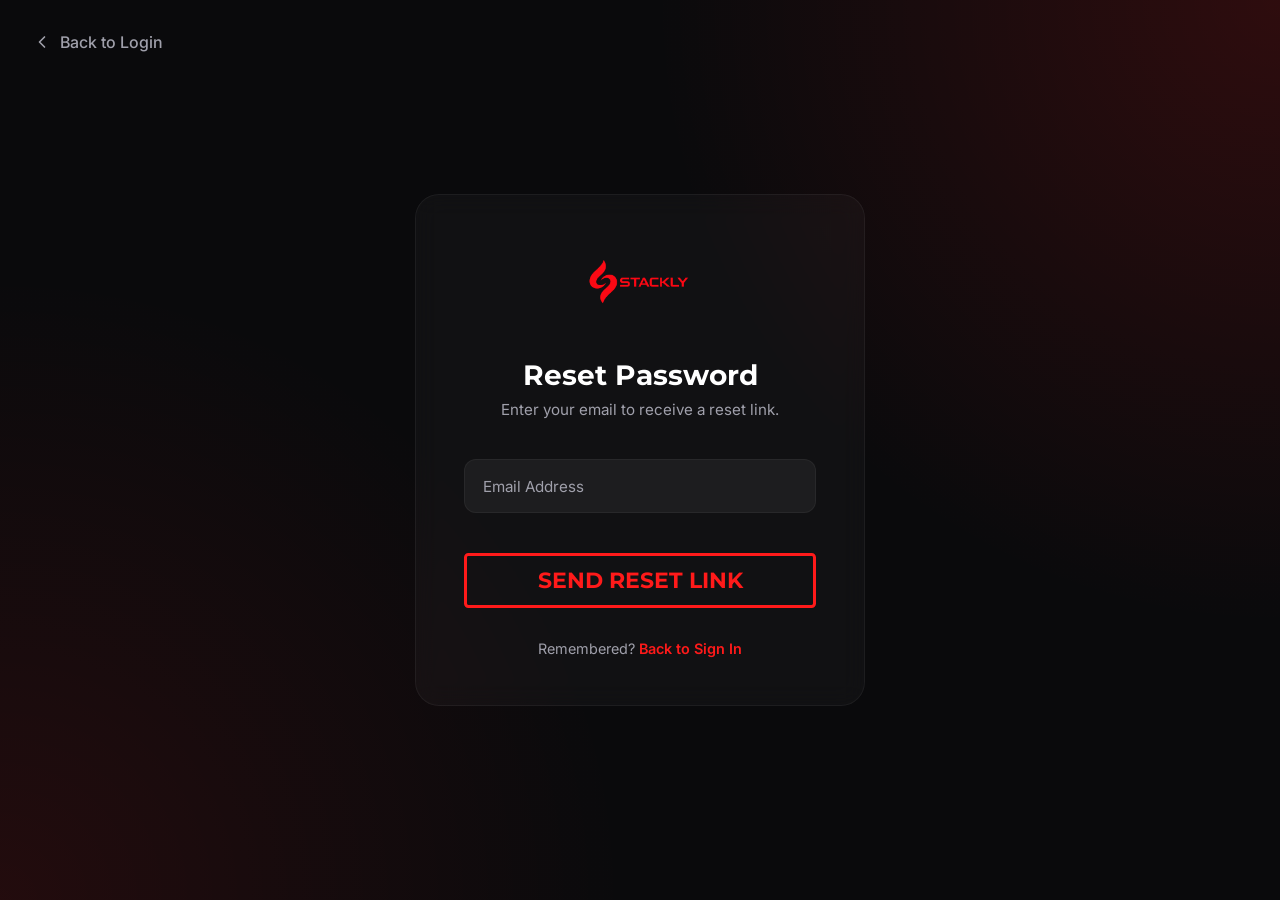
<file: forgot-password.html>
<!DOCTYPE html>
<html lang="en">
<head>
    <meta charset="UTF-8">
    <meta name="viewport" content="width=device-width, initial-scale=1.0">
    <title>Reset Password | Stackly</title>
    <link href="https://fonts.googleapis.com/css2?family=Montserrat:wght@400;600;700;800&family=Inter:wght@300;400;500;600&display=swap" rel="stylesheet">
    <link rel="stylesheet" href="style.css">
    <link rel="stylesheet" href="auth.css">
</head>
<body class="auth-page">
    <a href="login.html" class="back-to-home">
        <svg xmlns="http://www.w3.org/2000/svg" width="20" height="20" viewBox="0 0 24 24" fill="none" stroke="currentColor" stroke-width="2" stroke-linecap="round" stroke-linejoin="round"><path d="m15 18-6-6 6-6"/></svg>
        Back to Login
    </a>

    <div class="auth-card glass">
        <img src="images/stackly logo RED.webp" alt="Stackly" class="auth-logo">
        <div class="auth-header">
            <h1>Reset Password</h1>
            <p>Enter your email to receive a reset link.</p>
        </div>

        <form id="forgot-form" novalidate>
            <div class="form-group">
                <input type="email" class="form-control" id="email" placeholder=" " required>
                <label for="email" class="form-label">Email Address</label>
                <div class="error-msg">Please enter a valid email.</div>
            </div>

            <button type="submit" class="slice w-100 mt-1" id="submit-btn"><span class="text">Send Reset Link</span></button>
        </form>

        <div class="auth-footer">
            Remembered? <a href="login.html" class="auth-link">Back to Sign In</a>
        </div>
    </div>

    <script src="main.js"></script>
    <script>
        document.addEventListener('DOMContentLoaded', () => {
            const forgotForm = document.getElementById('forgot-form');
            if (forgotForm) {
                setupFormValidation(forgotForm);
            }
        });
    </script>
</body>
</html>
</file>
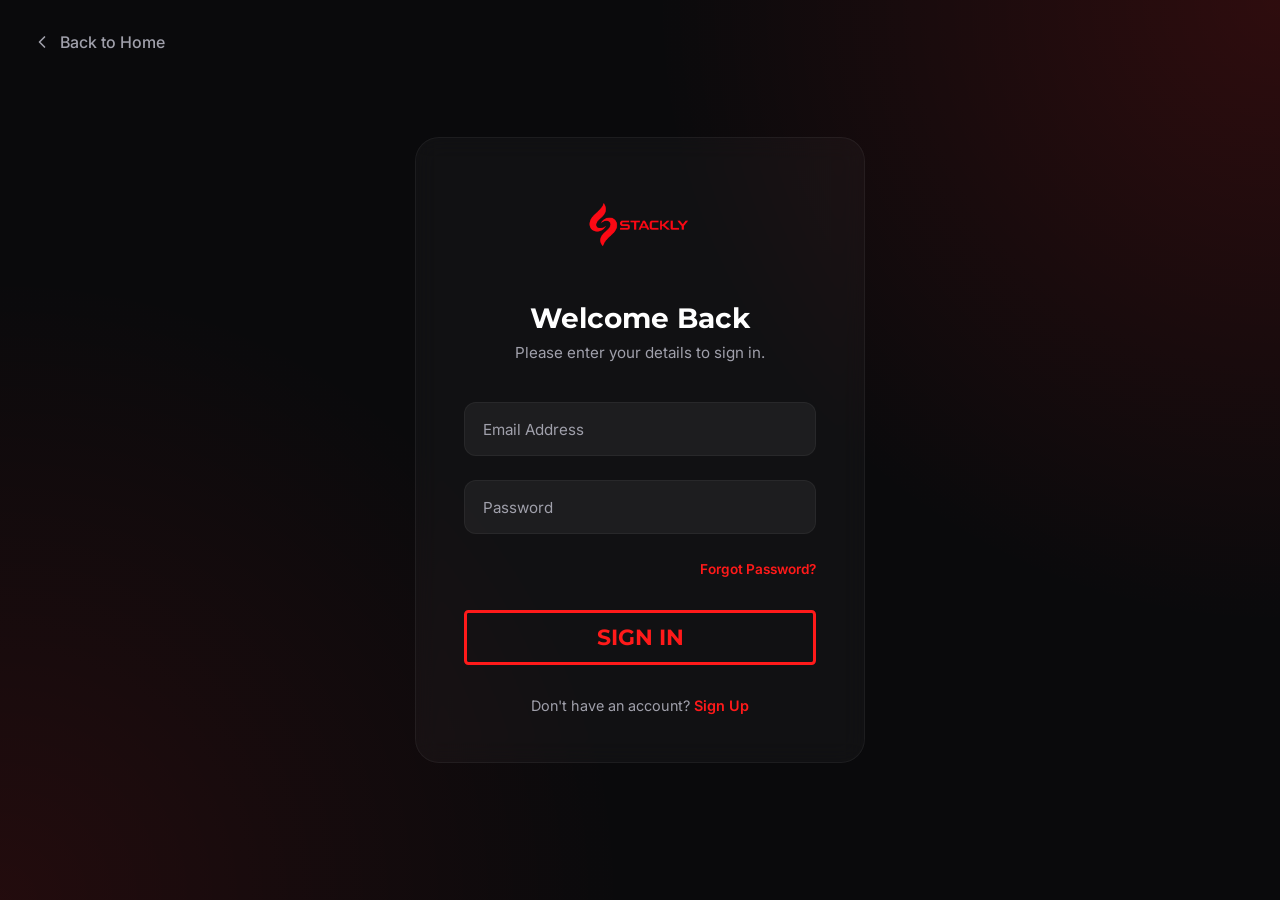
<file: login.html>
<!DOCTYPE html>
<html lang="en">
<head>
    <meta charset="UTF-8">
    <meta name="viewport" content="width=device-width, initial-scale=1.0">
    <title>Login | Stackly</title>
    <link href="https://fonts.googleapis.com/css2?family=Montserrat:wght@400;600;700;800&family=Inter:wght@300;400;500;600&display=swap" rel="stylesheet">
    <link rel="stylesheet" href="style.css">
    <link rel="stylesheet" href="auth.css">
</head>
<body class="auth-page">
    <a href="index.html" class="back-to-home">
        <svg xmlns="http://www.w3.org/2000/svg" width="20" height="20" viewBox="0 0 24 24" fill="none" stroke="currentColor" stroke-width="2" stroke-linecap="round" stroke-linejoin="round"><path d="m15 18-6-6 6-6"/></svg>
        Back to Home
    </a>

    <div class="auth-card glass">
        <img src="images/stackly logo RED.webp" alt="Stackly" class="auth-logo">
        <div class="auth-header">
            <h1>Welcome Back</h1>
            <p>Please enter your details to sign in.</p>
        </div>

        <form id="login-form" novalidate>
            <div class="form-group">
                <input type="email" class="form-control" id="email" placeholder=" " required>
                <label for="email" class="form-label">Email Address</label>
                <div class="error-msg">Please enter a valid email.</div>
            </div>

            <div class="form-group">
                <input type="password" class="form-control" id="password" placeholder=" " required>
                <label for="password" class="form-label">Password</label>
                <div class="error-msg">Password is required.</div>
            </div>

            <div style="text-align: right; margin-bottom: 2rem;">
                <a href="forgot-password.html" class="auth-link" style="font-size: 0.85rem;">Forgot Password?</a>
            </div>

            <button type="submit" class="slice w-100" id="submit-btn"><span class="text">Sign In</span></button>
        </form>

        <div class="auth-footer">
            Don't have an account? <a href="signup.html" class="auth-link">Sign Up</a>
        </div>
    </div>

    <script src="main.js"></script>
    <script>
        document.addEventListener('DOMContentLoaded', () => {
            const loginForm = document.getElementById('login-form');
            if (loginForm) {
                setupFormValidation(loginForm);
            }
        });
    </script>
</body>
</html>
</file>
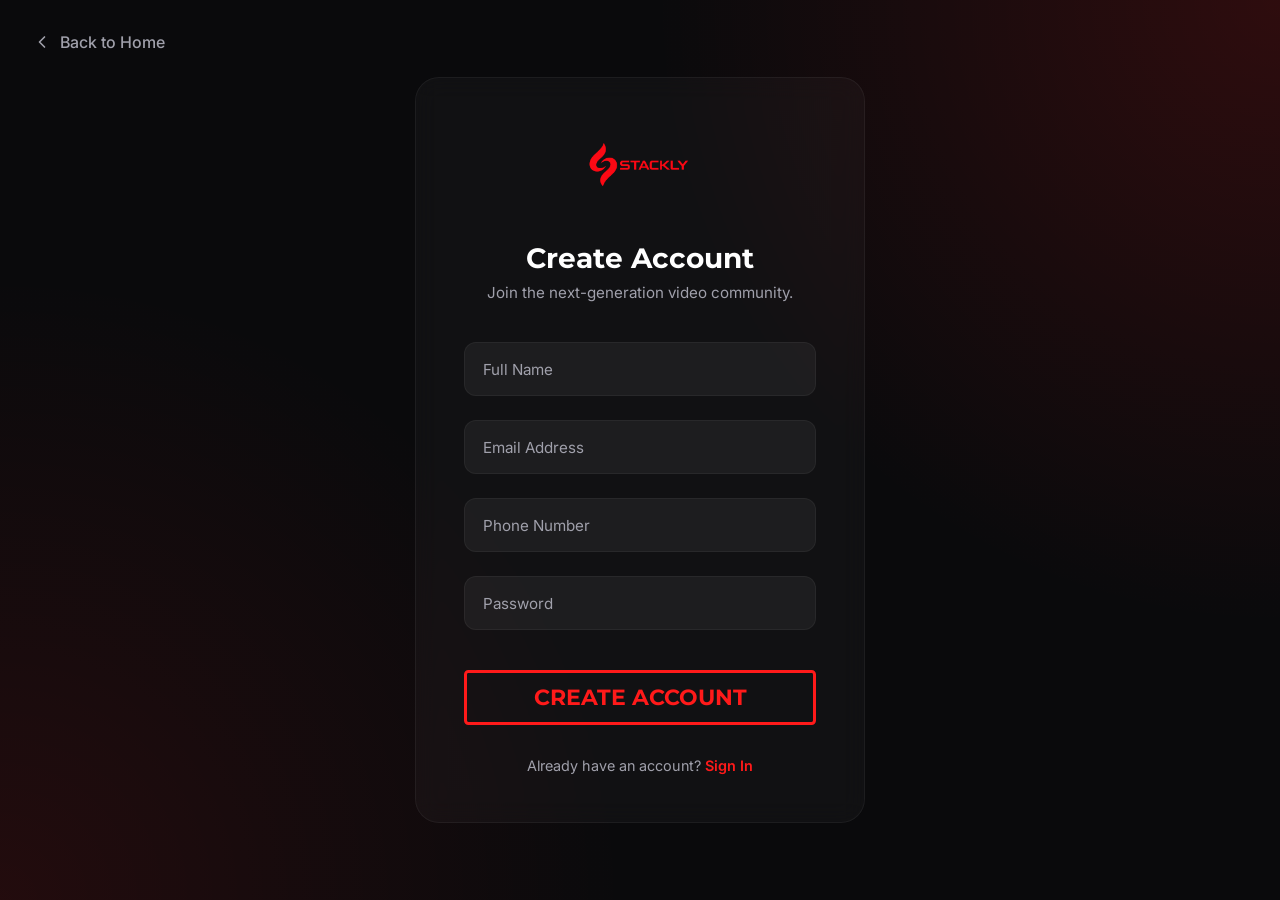
<file: signup.html>
<!DOCTYPE html>
<html lang="en">
<head>
    <meta charset="UTF-8">
    <meta name="viewport" content="width=device-width, initial-scale=1.0">
    <title>Sign Up | Stackly</title>
    <link href="https://fonts.googleapis.com/css2?family=Montserrat:wght@400;600;700;800&family=Inter:wght@300;400;500;600&display=swap" rel="stylesheet">
    <link rel="stylesheet" href="style.css">
    <link rel="stylesheet" href="auth.css">
</head>
<body class="auth-page">
    <a href="index.html" class="back-to-home">
        <svg xmlns="http://www.w3.org/2000/svg" width="20" height="20" viewBox="0 0 24 24" fill="none" stroke="currentColor" stroke-width="2" stroke-linecap="round" stroke-linejoin="round"><path d="m15 18-6-6 6-6"/></svg>
        Back to Home
    </a>

    <div class="auth-card glass">
        <img src="images/stackly logo RED.webp" alt="Stackly" class="auth-logo">
        <div class="auth-header">
            <h1>Create Account</h1>
            <p>Join the next-generation video community.</p>
        </div>

        <form id="signup-form" novalidate>
            <div class="form-group">
                <input type="text" class="form-control" id="name" placeholder=" " required>
                <label for="name" class="form-label">Full Name</label>
                <div class="error-msg">Please enter a valid name (letters only).</div>
            </div>

            <div class="form-group">
                <input type="email" class="form-control" id="email" placeholder=" " required>
                <label for="email" class="form-label">Email Address</label>
                <div class="error-msg">Please enter a valid email.</div>
            </div>

            <div class="form-group">
                <input type="tel" class="form-control" id="phone" placeholder=" " maxlength="10" required>
                <label for="phone" class="form-label">Phone Number</label>
                <div class="error-msg">Please enter a valid 10-digit number.</div>
            </div>

            <div class="form-group">
                <input type="password" class="form-control" id="password" placeholder=" " required>
                <label for="password" class="form-label">Password</label>
                <div class="error-msg">Password must be at least 8 characters.</div>
            </div>

            <button type="submit" class="slice w-100 mt-1" id="submit-btn"><span class="text">Create Account</span></button>
        </form>

        <div class="auth-footer">
            Already have an account? <a href="login.html" class="auth-link">Sign In</a>
        </div>
    </div>

    <script src="main.js"></script>
    <script>
        document.addEventListener('DOMContentLoaded', () => {
            const signupForm = document.getElementById('signup-form');
            if (signupForm) {
                setupFormValidation(signupForm);
            }
        });
    </script>
</body>
</html>
</file>
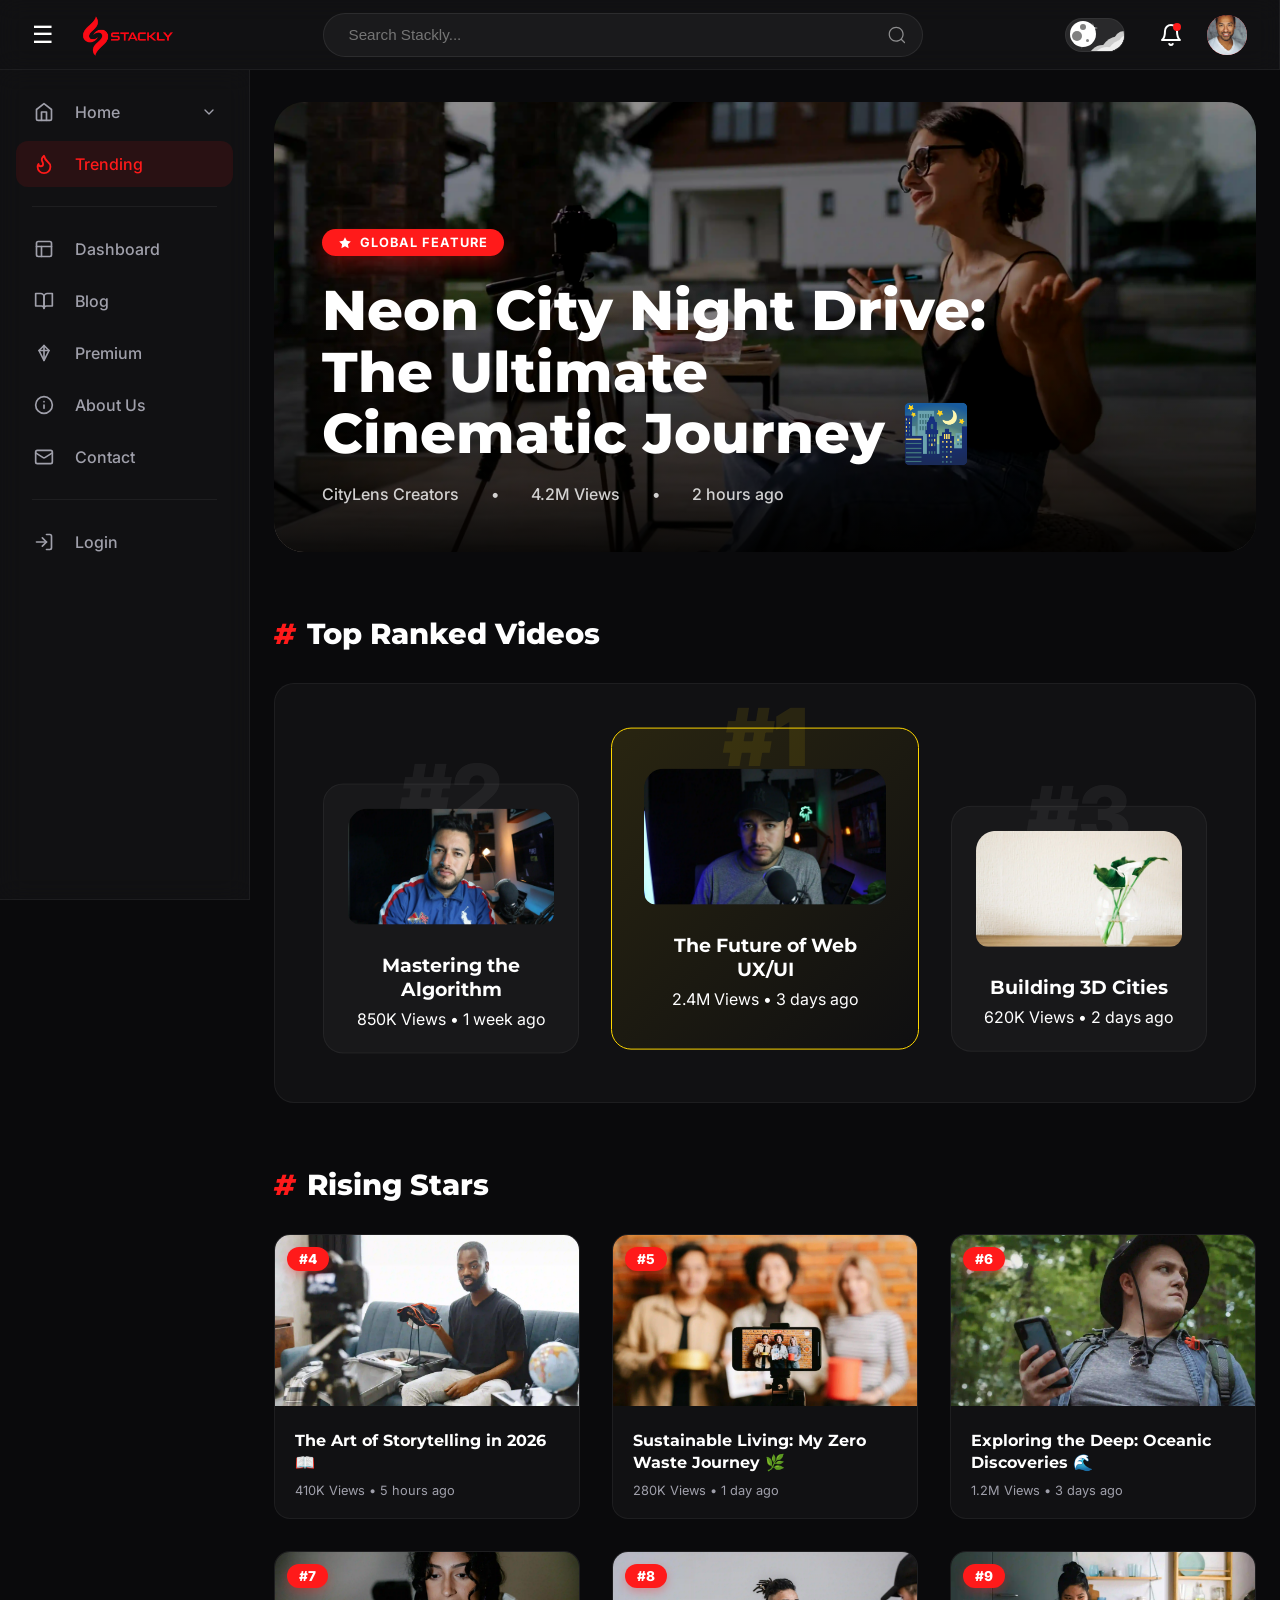
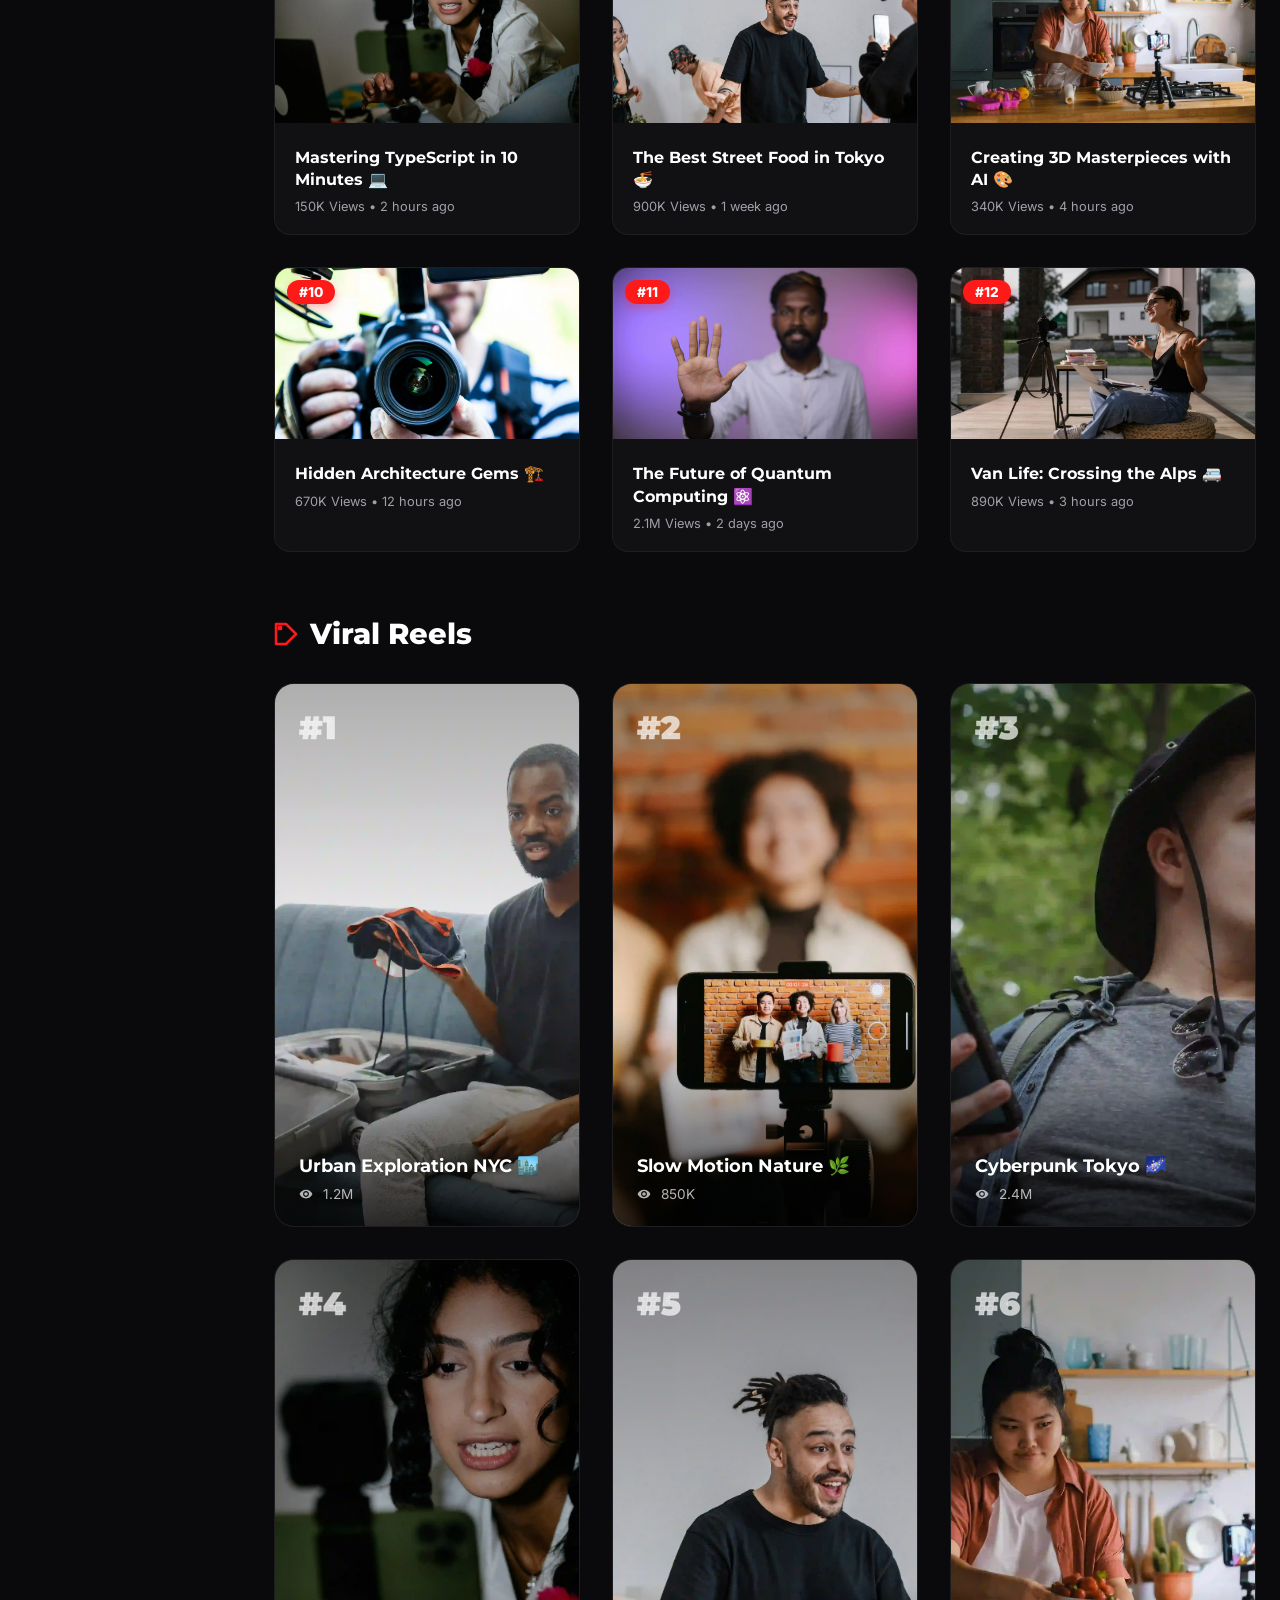
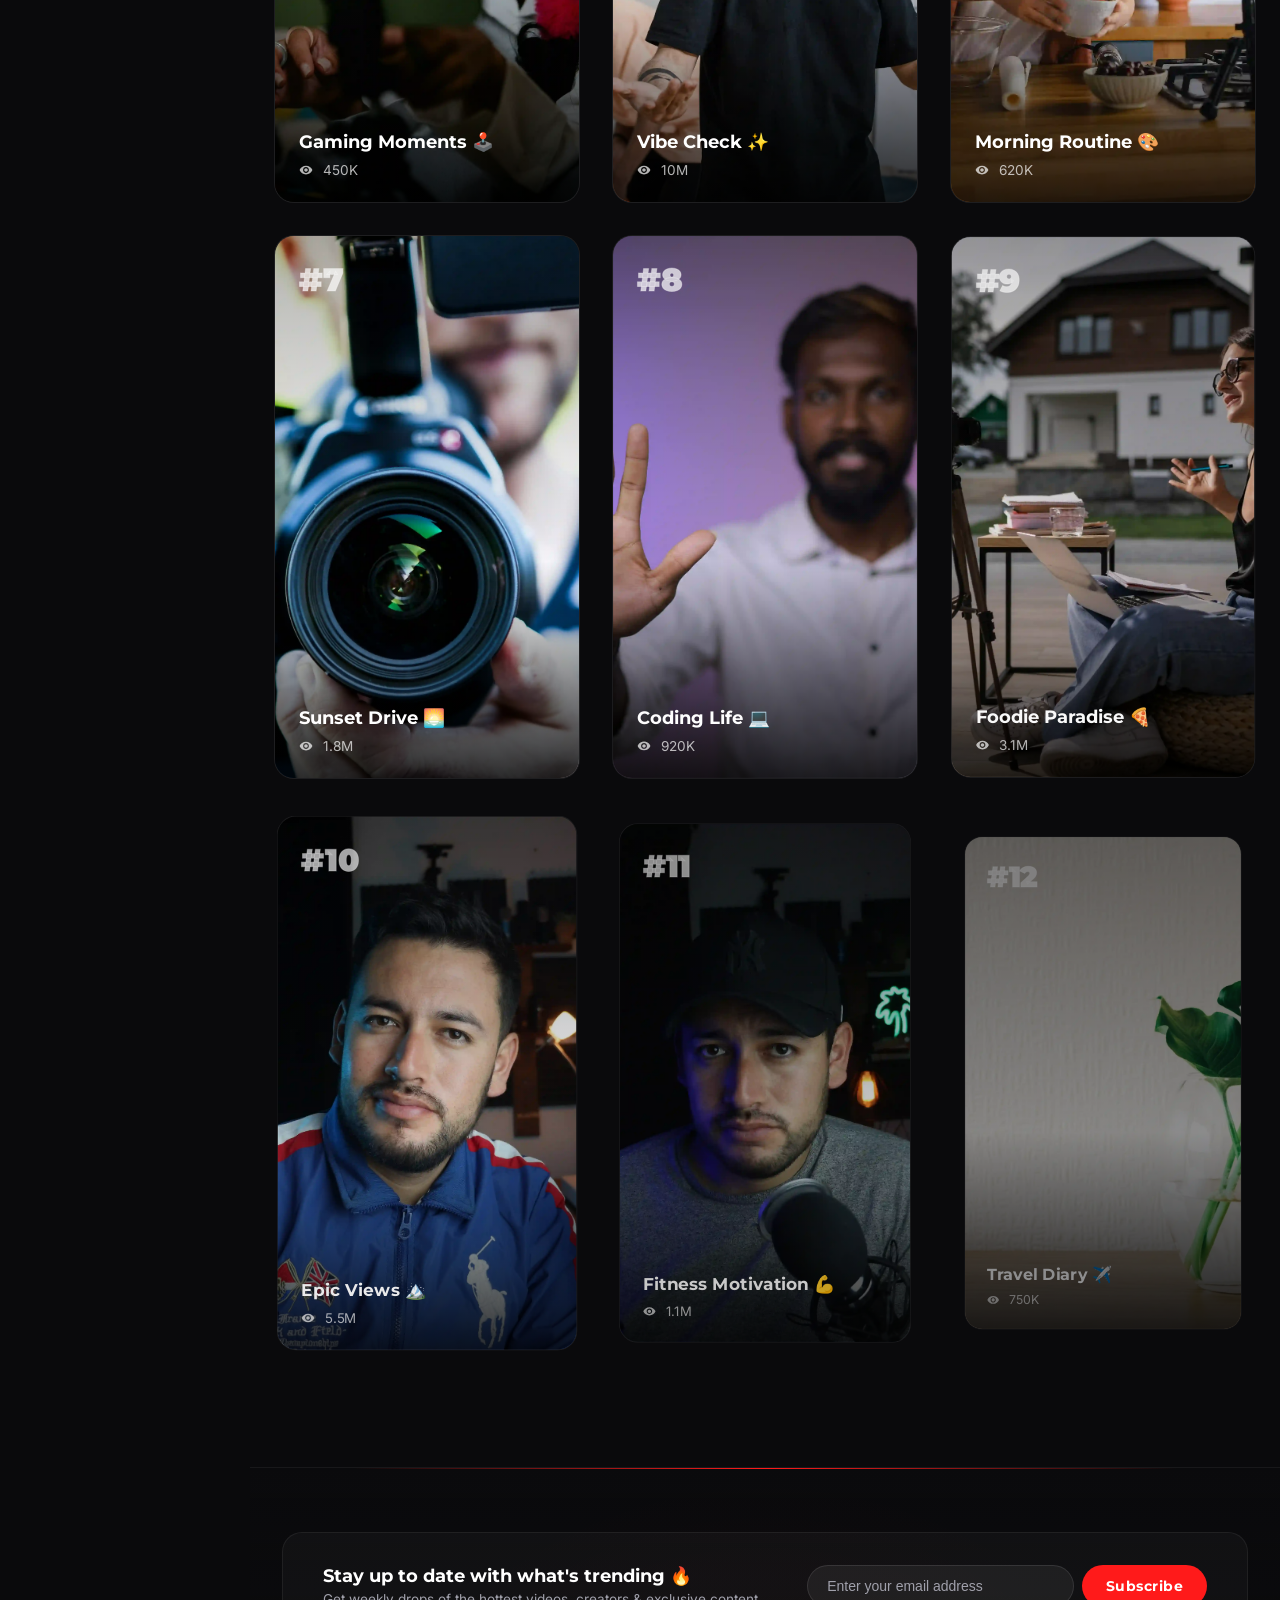
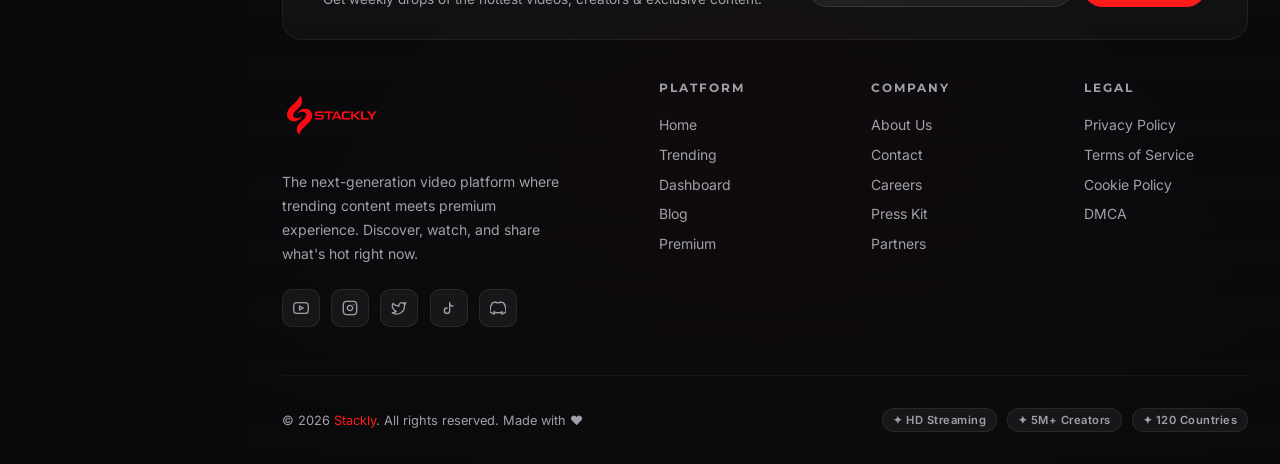
<file: trending.html>
<!DOCTYPE html>
<html lang="en">

<head>
    <meta charset="UTF-8">
    <meta name="viewport" content="width=device-width, initial-scale=1.0">
    <title>Stackly - Trending Content</title>
    <meta name="description" content="Watch the hottest trending reels on Stackly. Discover viral, short-form video content from creators worldwide.">
    <link href="https://fonts.googleapis.com/css2?family=Montserrat:wght@400;600;700;800&family=Inter:wght@300;400;500;600&display=swap" rel="stylesheet">
    <link rel="stylesheet" href="style.css">
    <style>
        /* ── Trending Page Rebuild ────────────────────────── */
        .trending-container {
            max-width: 1400px;
            margin: 0 auto;
            padding: 2rem 1.5rem;
        }

        /* Cinematic Hero */
        .hero-trending {
            position: relative;
            width: 100%;
            height: 450px;
            border-radius: 30px;
            overflow: hidden;
            margin-bottom: 4rem;
            display: flex;
            align-items: flex-end;
            padding: 3rem;
            background: #000;
        }

        .hero-banner {
            position: absolute;
            inset: 0;
            width: 100%;
            height: 100%;
            object-fit: cover;
            opacity: 0.6;
            filter: saturate(1.2) contrast(1.1);
            transition: transform 0.7s cubic-bezier(0.4, 0, 0.2, 1);
        }

        .hero-trending:hover .hero-banner {
            transform: scale(1.05);
        }

        .hero-overlay-gradient {
            position: absolute;
            inset: 0;
            background: linear-gradient(0deg, rgba(0,0,0,0.9) 0%, transparent 60%);
            z-index: 1;
        }

        .hero-content {
            position: relative;
            z-index: 2;
            max-width: 700px;
        }

        .hero-badge {
            display: inline-flex;
            align-items: center;
            gap: 8px;
            padding: 6px 16px;
            background: var(--accent-primary);
            color: #fff;
            border-radius: 50px;
            font-weight: 700;
            font-size: 0.8rem;
            text-transform: uppercase;
            letter-spacing: 1px;
            margin-bottom: 1.5rem;
            box-shadow: 0 10px 20px rgba(255, 26, 26, 0.3);
        }

        .hero-title {
            font-size: 3.5rem;
            font-weight: 800;
            line-height: 1.1;
            margin-bottom: 1.2rem;
            color: #fff;
        }

        .hero-meta {
            display: flex;
            align-items: center;
            gap: 2rem;
            color: rgba(255,255,255,0.8);
            font-size: 1rem;
            font-weight: 500;
        }

        /* Viral Reels Section */
        .page-section-header {
            display: flex;
            align-items: center;
            justify-content: space-between;
            margin-bottom: 2rem;
        }

        .section-title-mod {
            font-size: 1.8rem;
            font-weight: 800;
            display: flex;
            align-items: center;
            gap: 12px;
        }

        .section-title-mod i {
            color: var(--accent-primary);
        }

        .reels-grid {
            display: grid;
            grid-template-columns: repeat(auto-fill, minmax(240px, 1fr));
            gap: 2rem;
            margin-bottom: 5rem;
        }

        .reel-card {
            position: relative;
            aspect-ratio: 9/16;
            border-radius: 20px;
            overflow: hidden;
            background: var(--bg-glass);
            border: 1px solid var(--border-glass);
            cursor: pointer;
            transition: transform 0.4s cubic-bezier(0.175, 0.885, 0.32, 1.275);
        }

        .reel-card:hover {
            transform: translateY(-10px) scale(1.02);
            box-shadow: 0 20px 40px rgba(0,0,0,0.5);
        }

        .reel-thumb {
            width: 100%;
            height: 100%;
            object-fit: cover;
            transition: transform 0.5s;
        }

        .reel-card:hover .reel-thumb {
            transform: scale(1.1);
        }

        .reel-overlay {
            position: absolute;
            inset: 0;
            background: linear-gradient(0deg, rgba(0,0,0,0.8) 0%, transparent 40%, rgba(0,0,0,0.3) 100%);
            display: flex;
            flex-direction: column;
            justify-content: space-between;
            padding: 1.5rem;
            opacity: 1;
        }

        .reel-rank {
            align-self: flex-start;
            font-family: var(--font-heading);
            font-size: 2rem;
            font-weight: 900;
            color: rgba(255,255,255,0.7);
            -webkit-text-stroke: 1px rgba(255,255,255,0.3);
        }

        .reel-info {
            color: #fff;
        }

        .reel-title {
            font-weight: 700;
            font-size: 1.1rem;
            margin-bottom: 0.5rem;
            line-height: 1.3;
        }

        .reel-stats {
            font-size: 0.85rem;
            color: rgba(255,255,255,0.7);
            display: flex;
            align-items: center;
            gap: 10px;
        }

        /* Trending Feed Grid (#4-#9) */
        .trending-feed-grid {
            display: grid;
            grid-template-columns: repeat(auto-fill, minmax(300px, 1fr));
            gap: 2rem;
            margin-bottom: 4rem;
        }

        .trending-feed-card {
            background: var(--bg-glass);
            border: 1px solid var(--border-glass);
            border-radius: 16px;
            overflow: hidden;
            transition: all 0.3s cubic-bezier(0.175, 0.885, 0.32, 1.275);
            cursor: pointer;
            position: relative;
        }

        .trending-feed-card:hover {
            transform: translateY(-8px);
            border-color: var(--accent-primary);
            background: var(--bg-glass-hover);
            box-shadow: 0 15px 30px rgba(0,0,0,0.3);
        }

        .feed-thumb-wrap {
            position: relative;
            aspect-ratio: 16/9;
        }

        .feed-thumb {
            width: 100%;
            height: 100%;
            object-fit: cover;
        }

        .feed-rank-badge {
            position: absolute;
            top: 12px;
            left: 12px;
            background: var(--accent-primary);
            color: #fff;
            padding: 4px 12px;
            border-radius: 100px;
            font-weight: 800;
            font-size: 0.85rem;
            box-shadow: 0 4px 10px rgba(255,26,26,0.3);
        }

        .feed-info {
            padding: 1.25rem;
        }

        .feed-title {
            font-size: 1rem;
            font-weight: 700;
            margin-bottom: 0.5rem;
            line-height: 1.4;
            display: -webkit-box;
            -webkit-line-clamp: 2;
            line-clamp: 2;
            -webkit-box-orient: vertical;
            overflow: hidden;
        }

        .feed-meta {
            font-size: 0.8rem;
            color: var(--text-secondary);
        }

        @media (max-width: 992px) {
            .podium-grid {
                grid-template-columns: 1fr;
                gap: 4rem;
                padding-top: 2rem;
            }
            .podium-item.second { order: 2; }
            .podium-item.first { order: 1; }
            .podium-item.third { order: 3; }
        }

        @media (max-width: 640px) {
            .trending-feed-grid {
                grid-template-columns: 1fr;
            }
            .reels-grid {
                grid-template-columns: repeat(2, 1fr);
                gap: 1rem;
            }
        }

        .reel-thumb-video {
            width: 100%;
            height: 100%;
            object-fit: cover;
            position: absolute;
            inset: 0;
            z-index: -1;
        }

        /* Podium Ranking (1, 2, 3) */
        .ranking-bar {
            background: var(--bg-glass);
            border: 1px solid var(--border-glass);
            border-radius: 20px;
            padding: 3rem;
            margin-bottom: 4rem;
        }

        .podium-grid {
            display: grid;
            grid-template-columns: 1fr 1.2fr 1fr;
            gap: 2rem;
            align-items: flex-end;
        }

        .podium-item {
            display: flex;
            flex-direction: column;
            align-items: center;
            text-align: center;
        }

        .podium-card {
            width: 100%;
            background: var(--bg-glass);
            border: 1px solid var(--border-glass);
            border-radius: 20px;
            padding: 1.5rem;
            position: relative;
            transition: all 0.4s cubic-bezier(0.175, 0.885, 0.32, 1.275);
            cursor: pointer;
            overflow: hidden;
        }

        .podium-card:hover {
            transform: translateY(-15px) scale(1.03);
            background: var(--bg-glass-hover);
            border-color: var(--accent-primary);
            box-shadow: 0 20px 40px rgba(255,26,26,0.2);
        }

        .podium-card::after {
            content: '';
            position: absolute;
            inset: 0;
            background: radial-gradient(circle at var(--x, 50%) var(--y, 50%), rgba(255,255,255,0.1) 0%, transparent 50%);
            opacity: 0;
            transition: opacity 0.3s;
        }

        .podium-card:hover::after {
            opacity: 1;
        }

        .podium-item.first .podium-card {
            border-color: gold;
            background: linear-gradient(135deg, rgba(255,215,0,0.1), rgba(0,0,0,0.1));
            padding: 2.5rem 2rem;
        }

        .rank-num {
            position: absolute;
            top: -40px;
            left: 50%;
            transform: translateX(-50%);
            font-size: 5rem;
            font-weight: 900;
            color: var(--text-primary);
            opacity: 0.05;
            z-index: 0;
        }

        .podium-item.first .rank-num { color: gold; opacity: 0.1; }

        .podium-thumb {
            width: 100%;
            aspect-ratio: 16/9;
            border-radius: 12px;
            object-fit: cover;
            margin-bottom: 1.5rem;
            z-index: 1;
            position: relative;
        }

        .podium-title {
            font-weight: 700;
            font-size: 1.2rem;
            margin-bottom: 0.5rem;
        }

        /* Responsive */
        @media (max-width: 1200px) {
            .podium-grid { grid-template-columns: 1fr; gap: 4rem; }
            .hero-title { font-size: 2.5rem; }
        }

        @media (max-width: 768px) {
            .hero-trending { height: 350px; padding: 1.5rem; }
            .hero-title { font-size: 1.8rem; }
            .reels-grid { grid-template-columns: repeat(2, 1fr); gap: 1rem; }
        }

        @media (max-width: 480px) {
            .reels-grid { grid-template-columns: 1fr; }
        }

    </style>
</head>

<body>
    <!-- Preloader -->
    <div id="preloader">
        <div class="loader">
            <div class="ph1">
                <div class="record"></div>
                <div class="record-text">STACKLY</div>
            </div>
            <div class="ph2">
                <div class="laptop-b"></div>
                <svg class="laptop-t" xmlns="http://www.w3.org/2000/svg" viewBox="0 0 42 30">
                    <path d="M21 1H5C2.78 1 1 2.78 1 5V25a4 4 90 004 4H37a4 4 90 004-4V5c0-2.22-1.8-4-4-4H21"
                        pathLength="100" stroke-width="2" stroke="currentColor" fill="none"></path>
                </svg>
            </div>
            <div class="icon"></div>
        </div>
    </div>

    <!-- Navbar -->
    <nav class="navbar glass">
        <div class="nav-left">
            <button class="menu-toggle" id="menu-toggle" aria-label="Toggle Navigation">☰</button>
            <a href="index.html" class="logo">
                <img src="images/stackly logo RED.webp" alt="Stackly" class="logo-img">
            </a>
        </div>

        <div class="nav-search-wrapper">
            <!-- Desktop Persistent Search -->
            <div class="desktop-search-bar">
                <input class="desktop-search-input" type="text" placeholder="Search Stackly...">
                <svg viewBox="0 0 24 24" class="desktop-search-icon">
                    <path d="M21.53 20.47l-3.66-3.66C19.195 15.24 20 13.214 20 11c0-4.97-4.03-9-9-9s-9 4.03-9 9 4.03 9 9 9c2.215 0 4.24-.804 5.808-2.13l3.66 3.66c.147.146.34.22.53.22s.385-.073.53-.22c.295-.293.295-.767.002-1.06zM3.5 11c0-4.135 3.365-7.5 7.5-7.5s7.5 3.365 7.5 7.5-3.365 7.5-7.5 7.5-7.5-3.365-7.5-7.5z"></path>
                </svg>
            </div>

            <!-- Mobile Trigger -->
            <button class="search-trigger" aria-label="Open Search">
                <svg viewBox="0 0 24 24" class="search__icon">
                    <path d="M21.53 20.47l-3.66-3.66C19.195 15.24 20 13.214 20 11c0-4.97-4.03-9-9-9s-9 4.03-9 9 4.03 9 9 9c2.215 0 4.24-.804 5.808-2.13l3.66 3.66c.147.146.34.22.53.22s.385-.073.53-.22c.295-.293.295-.767.002-1.06zM3.5 11c0-4.135 3.365-7.5 7.5-7.5s7.5 3.365 7.5 7.5-3.365 7.5-7.5 7.5-7.5-3.365-7.5-7.5z"></path>
                </svg>
            </button>
            
            <!-- Modern Search Overlay (Mobile Only) -->
            <div id="search-overlay" class="search-overlay">
                <div class="search-modal">
                    <div class="search-box">
                        <input class="search-input" type="text" placeholder="Search Stackly...">
                        <svg viewBox="0 0 24 24" class="modal-search-icon">
                            <path d="M21.53 20.47l-3.66-3.66C19.195 15.24 20 13.214 20 11c0-4.97-4.03-9-9-9s-9 4.03-9 9 4.03 9 9 9c2.215 0 4.24-.804 5.808-2.13l3.66 3.66c.147.146.34.22.53.22s.385-.073.53-.22c.295-.293.295-.767.002-1.06zM3.5 11c0-4.135 3.365-7.5 7.5-7.5s7.5 3.365 7.5 7.5-3.365 7.5-7.5 7.5-7.5-3.365-7.5-7.5z"></path>
                        </svg>
                    </div>
                    
                </div>
            </div>
        </div>

        <div class="nav-right">
            <!-- Theme Toggle -->
            <label class="switch">
                <input id="theme-toggle" type="checkbox" />
                <div class="slider round">
                    <div class="sun-moon">
                        <svg id="moon-dot-1" class="moon-dot" viewBox="0 0 100 100"><circle cx="50" cy="50" r="50"></circle></svg>
                        <svg id="moon-dot-2" class="moon-dot" viewBox="0 0 100 100"><circle cx="50" cy="50" r="50"></circle></svg>
                        <svg id="moon-dot-3" class="moon-dot" viewBox="0 0 100 100"><circle cx="50" cy="50" r="50"></circle></svg>
                        <svg id="light-ray-1" class="light-ray" viewBox="0 0 100 100"><circle cx="50" cy="50" r="50"></circle></svg>
                        <svg id="light-ray-2" class="light-ray" viewBox="0 0 100 100"><circle cx="50" cy="50" r="50"></circle></svg>
                        <svg id="light-ray-3" class="light-ray" viewBox="0 0 100 100"><circle cx="50" cy="50" r="50"></circle></svg>
                        <svg id="cloud-1" class="cloud-dark" viewBox="0 0 100 100"><circle cx="50" cy="50" r="50"></circle></svg>
                        <svg id="cloud-2" class="cloud-dark" viewBox="0 0 100 100"><circle cx="50" cy="50" r="50"></circle></svg>
                        <svg id="cloud-3" class="cloud-dark" viewBox="0 0 100 100"><circle cx="50" cy="50" r="50"></circle></svg>
                        <svg id="cloud-4" class="cloud-light" viewBox="0 0 100 100"><circle cx="50" cy="50" r="50"></circle></svg>
                        <svg id="cloud-5" class="cloud-light" viewBox="0 0 100 100"><circle cx="50" cy="50" r="50"></circle></svg>
                        <svg id="cloud-6" class="cloud-light" viewBox="0 0 100 100"><circle cx="50" cy="50" r="50"></circle></svg>
                    </div>
                    <div class="stars">
                        <svg id="star-1" class="star" viewBox="0 0 20 20"><path d="M 0 10 C 10 10,10 10 ,0 10 C 10 10 , 10 10 , 10 20 C 10 10 , 10 10 , 20 10 C 10 10 , 10 10 , 10 0 C 10 10,10 10 ,0 10 Z"></path></svg>
                        <svg id="star-2" class="star" viewBox="0 0 20 20"><path d="M 0 10 C 10 10,10 10 ,0 10 C 10 10 , 10 10 , 10 20 C 10 10 , 10 10 , 20 10 C 10 10 , 10 10 , 10 0 C 10 10,10 10 ,0 10 Z"></path></svg>
                        <svg id="star-3" class="star" viewBox="0 0 20 20"><path d="M 0 10 C 10 10,10 10 ,0 10 C 10 10 , 10 10 , 10 20 C 10 10 , 10 10 , 20 10 C 10 10 , 10 10 , 10 0 C 10 10,10 10 ,0 10 Z"></path></svg>
                        <svg id="star-4" class="star" viewBox="0 0 20 20"><path d="M 0 10 C 10 10,10 10 ,0 10 C 10 10 , 10 10 , 10 20 C 10 10 , 10 10 , 20 10 C 10 10 , 10 10 , 10 0 C 10 10,10 10 ,0 10 Z"></path></svg>
                    </div>
                </div>
            </label>

            <button class="icon-btn" aria-label="Notifications" onclick="window.location.href='404.html'">
                <svg xmlns="http://www.w3.org/2000/svg" width="24" height="24" viewBox="0 0 24 24" fill="none" stroke="currentColor" stroke-width="2" stroke-linecap="round" stroke-linejoin="round">
                    <path d="M6 8a6 6 0 0 1 12 0c0 7 3 9 3 9H3s3-2 3-9" />
                    <path d="M10.3 21a1.94 1.94 0 0 0 3.4 0" />
                </svg>
            </button>
            <div class="profile-pic" aria-label="User Profile" style="cursor: pointer;" onclick="window.location.href='404.html'"><img src="images/c3.webp" alt="Profile" style="width:100%;height:100%;object-fit:cover;border-radius:50%;"></div>
        </div>
    </nav>

    <!-- Main Container Layout -->
    <div class="app-container">
        <!-- Sidebar -->
        <aside class="sidebar glass" id="sidebar">
            <ul class="nav-links">
                <li class="nav-dropdown">
                    <a href="#" class="dropdown-toggle" id="home-dropdown-toggle">
                        <i><svg xmlns="http://www.w3.org/2000/svg" width="20" height="20" viewBox="0 0 24 24"
                                fill="none" stroke="currentColor" stroke-width="2" stroke-linecap="round"
                                stroke-linejoin="round">
                                <path d="m3 9 9-7 9 7v11a2 2 0 0 1-2 2H5a2 2 0 0 1-2-2z" />
                                <polyline points="9 22 9 12 15 12 15 22" />
                            </svg></i>
                        <span>Home</span>
                        <svg class="dropdown-caret" xmlns="http://www.w3.org/2000/svg" width="16" height="16" viewBox="0 0 24 24" fill="none" stroke="currentColor" stroke-width="2" stroke-linecap="round" stroke-linejoin="round" style="margin-left: auto; transition: transform 0.3s;"><polyline points="6 9 12 15 18 9"></polyline></svg>
                    </a>
                    <ul class="dropdown-menu" id="home-dropdown-menu">
                        <li><a href="index.html">Home 1</a></li>
                        <li><a href="index2.html">Home 2</a></li>
                    </ul>
                </li>
                <li class="active"><a href="trending.html">
                        <i><svg xmlns="http://www.w3.org/2000/svg" width="20" height="20" viewBox="0 0 24 24" fill="none" stroke="currentColor" stroke-width="2" stroke-linecap="round" stroke-linejoin="round">
                                <path d="M8.5 14.5A2.5 2.5 0 0 0 11 12c0-1.38-.5-2-1-3-1.072-2.143-.224-4.054 2-6 .5 2.5 2 4.9 4 6.5 2 1.6 3 3.5 3 5.5a7 7 0 1 1-14 0c0-1.153.433-2.294 1-3a2.5 2.5 0 0 0 2.5 2.5z" />
                            </svg></i>
                        <span>Trending</span></a>
                </li>
            </ul>
            <hr>
            <ul class="nav-links">
                <li><a href="dashboard.html">
                        <i><svg xmlns="http://www.w3.org/2000/svg" width="20" height="20" viewBox="0 0 24 24" fill="none" stroke="currentColor" stroke-width="2" stroke-linecap="round" stroke-linejoin="round">
                                <rect width="18" height="18" x="3" y="3" rx="2" />
                                <path d="M3 9h18" />
                                <path d="M9 21V9" />
                            </svg></i>
                        <span>Dashboard</span></a>
                </li>
                <li><a href="blog.html">
                        <i><svg xmlns="http://www.w3.org/2000/svg" width="20" height="20" viewBox="0 0 24 24" fill="none" stroke="currentColor" stroke-width="2" stroke-linecap="round" stroke-linejoin="round">
                                <path d="M2 3h6a4 4 0 0 1 4 4v14a3 3 0 0 0-3-3H2z" />
                                <path d="M22 3h-6a4 4 0 0 0-4 4v14a3 3 0 0 1 3-3h7z" />
                            </svg></i>
                        <span>Blog</span></a>
                </li>
                <li><a href="services.html">
                        <i><svg xmlns="http://www.w3.org/2000/svg" width="20" height="20" viewBox="0 0 24 24" fill="none" stroke="currentColor" stroke-width="2" stroke-linecap="round" stroke-linejoin="round">
                                <path d="m6 9 6-6 6 6-6 12-6-12Z" />
                                <path d="M6 9h12" />
                                <path d="M12 3v18" />
                            </svg></i>
                        <span>Premium</span></a>
                </li>
                <li><a href="about.html">
                        <i><svg xmlns="http://www.w3.org/2000/svg" width="20" height="20" viewBox="0 0 24 24" fill="none" stroke="currentColor" stroke-width="2" stroke-linecap="round" stroke-linejoin="round">
                                <circle cx="12" cy="12" r="10" />
                                <path d="M12 16v-4" />
                                <path d="M12 8h.01" />
                            </svg></i>
                        <span>About Us</span></a>
                </li>
                <li><a href="contact.html">
                        <i><svg xmlns="http://www.w3.org/2000/svg" width="20" height="20" viewBox="0 0 24 24" fill="none" stroke="currentColor" stroke-width="2" stroke-linecap="round" stroke-linejoin="round">
                                <rect width="20" height="16" x="2" y="4" rx="2" />
                                <path d="m22 7-8.97 5.7a1.94 1.94 0 0 1-2.06 0L2 7" />
                            </svg></i>
                        <span>Contact</span></a>
                </li>
            </ul>
            <hr>
            <ul class="nav-links">
                <li><a href="login.html">
                        <i><svg xmlns="http://www.w3.org/2000/svg" width="20" height="20" viewBox="0 0 24 24" fill="none" stroke="currentColor" stroke-width="2" stroke-linecap="round" stroke-linejoin="round"><path d="M15 3h4a2 2 0 0 1 2 2v14a2 2 0 0 1-2 2h-4"/><polyline points="10 17 15 12 10 7"/><line x1="15" y1="12" x2="3" y2="12"/></svg></i>
                        <span>Login</span></a>
                </li>
            </ul>
        </aside>

        <main class="main-content" id="main-content" style="padding: 0;">
            <div class="trending-container">
                <!-- FEATURED HERO -->
                <a href="404.html" class="hero-trending gs-reveal block relative overflow-hidden group" style="text-decoration: none; color: inherit;">
                    <img src="images/pexels-a-darmel-9040607.webp" alt="Featured Trending" class="hero-banner">
                    <div class="hero-overlay-gradient"></div>
                    <div class="video-play-overlay">
                        <div class="play-btn-circle">
                            <svg viewBox="0 0 24 24"><path d="M8 5v14l11-7z"/></svg>
                        </div>
                    </div>
                    <div class="hero-content">
                        <div class="hero-badge">
                            <svg width="14" height="14" viewBox="0 0 24 24" fill="currentColor"><path d="M12 2l3.09 6.26L22 9.27l-5 4.87 1.18 6.88L12 17.77l-6.18 3.25L7 14.14 2 9.27l6.91-1.01L12 2z"/></svg>
                            Global Feature
                        </div>
                        <h1 class="hero-title">Neon City Night Drive: The Ultimate Cinematic Journey 🌃</h1>
                        <div class="hero-meta">
                            <span>CityLens Creators</span>
                            <span>•</span>
                            <span>4.2M Views</span>
                            <span>•</span>
                            <span>2 hours ago</span>
                        </div>
                    </div>
                </a>

                <!-- TOP PODIUM RANKING -->
                <div class="page-section-header gs-reveal">
                    <h2 class="section-title-mod"><i>#</i> Top Ranked Videos</h2>
                </div>

                <div class="ranking-bar gs-reveal">
                    <div class="podium-grid">
                        <!-- #2 -->
                        <div class="podium-item second">
                            <span class="rank-num">#2</span>
                            <a href="404.html" style="display: block; text-decoration: none; color: inherit;">
                                <div class="podium-card">
                                    <div class="thumbnail-overlay-container" style="position: relative; border-radius: inherit; overflow: hidden;">
                                        <img src="images/pexels-benjamin-dominguez-3363409-28332700.webp" class="podium-thumb">
                                        <div class="video-play-overlay">
                                            <div class="play-btn-circle">
                                                <svg viewBox="0 0 24 24"><path d="M8 5v14l11-7z"/></svg>
                                            </div>
                                        </div>
                                    </div>
                                    <h3 class="podium-title">Mastering the Algorithm</h3>
                                    <p class="trending-stats">850K Views • 1 week ago</p>
                                </div>
                            </a>
                        </div>
                        <!-- #1 -->
                        <div class="podium-item first">
                            <span class="rank-num">#1</span>
                            <a href="404.html" style="display: block; text-decoration: none; color: inherit;">
                                <div class="podium-card">
                                    <div class="thumbnail-overlay-container" style="position: relative; border-radius: inherit; overflow: hidden;">
                                        <img src="images/pexels-benjamin-dominguez-3363409-28336275.webp" class="podium-thumb">
                                        <div class="video-play-overlay">
                                            <div class="play-btn-circle">
                                                <svg viewBox="0 0 24 24"><path d="M8 5v14l11-7z"/></svg>
                                            </div>
                                        </div>
                                    </div>
                                    <h3 class="podium-title">The Future of Web UX/UI</h3>
                                    <p class="trending-stats">2.4M Views • 3 days ago</p>
                                </div>
                            </a>
                        </div>
                        <!-- #3 -->
                        <div class="podium-item third">
                            <span class="rank-num">#3</span>
                            <a href="404.html" style="display: block; text-decoration: none; color: inherit;">
                                <div class="podium-card">
                                    <div class="thumbnail-overlay-container" style="position: relative; border-radius: inherit; overflow: hidden;">
                                        <img src="images/pexels-fotios-photos-1266302.webp" class="podium-thumb">
                                        <div class="video-play-overlay">
                                            <div class="play-btn-circle">
                                                <svg viewBox="0 0 24 24"><path d="M8 5v14l11-7z"/></svg>
                                            </div>
                                        </div>
                                    </div>
                                    <h3 class="podium-title">Building 3D Cities</h3>
                                    <p class="trending-stats">620K Views • 2 days ago</p>
                                </div>
                            </a>
                        </div>
                    </div>
                </div>

                <!-- RISING STARS GRID (#4-#9) -->
                <div class="page-section-header gs-reveal">
                    <h2 class="section-title-mod"><i>#</i> Rising Stars</h2>
                </div>
                <div class="trending-feed-grid" id="trending-feed">
                    <!-- Loaded via JS -->
                </div>

                <!-- VIRAL REELS GRID -->
                <div class="page-section-header gs-reveal">
                    <h2 class="section-title-mod">
                        <svg width="24" height="24" viewBox="0 0 24 24" fill="none" stroke="currentColor" stroke-width="2.5" stroke-linecap="round" stroke-linejoin="round" style="color: var(--accent-primary);"><path d="M2 12V2h10l10 10-10 10H2v-10z"/><path d="M5 5h2v2H5V5z"/></svg>
                        Viral Reels
                    </h2>
                </div>

                <div class="reels-grid" id="reels-grid">
                    <!-- Loaded via JS -->
                </div>
            </div>
        </main>
    </div>

    <script src="https://cdnjs.cloudflare.com/ajax/libs/gsap/3.12.5/gsap.min.js"></script>
    <script src="main.js"></script>
    <script>
        // Initialize Reels Data (Using local videos)
        const reelData = [
            { id: 1, rank: 1, title: "Urban Exploration NYC 🏙️", views: "1.2M", video: "reels/13606688_1080_1920_30fps (1).mp4", thumb: "images/pexels-gustavo-fring-8770481.webp" },
            { id: 2, rank: 2, title: "Slow Motion Nature 🌿", views: "850K", video: "reels/4738047-uhd_2160_4096_25fps (1).mp4", thumb: "images/pexels-ivan-s-8117815.webp" },
            { id: 3, rank: 3, title: "Cyberpunk Tokyo 🌌", views: "2.4M", video: "reels/8296234-hd_1080_1920_25fps (1) (1).mp4", thumb: "images/pexels-kamaji-ogino-5065197.webp" },
            { id: 4, rank: 4, title: "Gaming Moments 🕹️", views: "450K", video: "reels/WhatsApp Video 2026-03-10 at 11 (2).mp4", thumb: "images/pexels-mizunokozuki-13929968.webp" },
            { id: 5, rank: 5, title: "Vibe Check ✨", views: "10M", video: "reels/WhatsApp Video 2026-03-10 at 11.mp4", thumb: "images/pexels-ron-lach-8368744.webp" },
            { id: 6, rank: 6, title: "Morning Routine 🎨", views: "620K", video: "reels/13606688_1080_1920_30fps (1).mp4", thumb: "images/pexels-shvetsa-12673813.webp" },
            { id: 7, rank: 7, title: "Sunset Drive 🌅", views: "1.8M", video: "reels/4738047-uhd_2160_4096_25fps (1).mp4", thumb: "images/pexels-solliefoto-320617.webp" },
            { id: 8, rank: 8, title: "Coding Life 💻", views: "920K", video: "reels/8296234-hd_1080_1920_25fps (1) (1).mp4", thumb: "images/pexels-thangaraj-16795484.webp" },
            { id: 9, rank: 9, title: "Foodie Paradise 🍕", views: "3.1M", video: "reels/WhatsApp Video 2026-03-10 at 11.mp4", thumb: "images/pexels-a-darmel-9040607.webp" },
            { id: 10, rank: 10, title: "Epic Views 🏔️", views: "5.5M", video: "reels/WhatsApp Video 2026-03-10 at 11 (2).mp4", thumb: "images/pexels-benjamin-dominguez-3363409-28332700.webp" },
            { id: 11, rank: 11, title: "Fitness Motivation 💪", views: "1.1M", video: "reels/13606688_1080_1920_30fps (1).mp4", thumb: "images/pexels-benjamin-dominguez-3363409-28336275.webp" },
            { id: 12, rank: 12, title: "Travel Diary ✈️", views: "750K", video: "reels/4738047-uhd_2160_4096_25fps (1).mp4", thumb: "images/pexels-fotios-photos-1266302.webp" }
        ];

        // Rising Stars Data
        const risingStars = [
            { rank: 4, title: "The Art of Storytelling in 2026 📖", thumb: "images/pexels-gustavo-fring-8770481.webp", views: "410K", time: "5 hours ago" },
            { rank: 5, title: "Sustainable Living: My Zero Waste Journey 🌿", thumb: "images/pexels-ivan-s-8117815.webp", views: "280K", time: "1 day ago" },
            { rank: 6, title: "Exploring the Deep: Oceanic Discoveries 🌊", thumb: "images/pexels-kamaji-ogino-5065197.webp", views: "1.2M", time: "3 days ago" },
            { rank: 7, title: "Mastering TypeScript in 10 Minutes 💻", thumb: "images/pexels-mizunokozuki-13929968.webp", views: "150K", time: "2 hours ago" },
            { rank: 8, title: "The Best Street Food in Tokyo 🍜", thumb: "images/pexels-ron-lach-8368744.webp", views: "900K", time: "1 week ago" },
            { rank: 9, title: "Creating 3D Masterpieces with AI 🎨", thumb: "images/pexels-shvetsa-12673813.webp", views: "340K", time: "4 hours ago" },
            { rank: 10, title: "Hidden Architecture Gems 🏗️", thumb: "images/pexels-solliefoto-320617.webp", views: "670K", time: "12 hours ago" },
            { rank: 11, title: "The Future of Quantum Computing ⚛️", thumb: "images/pexels-thangaraj-16795484.webp", views: "2.1M", time: "2 days ago" },
            { rank: 12, title: "Van Life: Crossing the Alps 🚐", thumb: "images/pexels-a-darmel-9040607.webp", views: "890K", time: "3 hours ago" }
        ];

        function renderFeed() {
            const feed = document.getElementById('trending-feed');
            if(!feed) return;

            feed.innerHTML = risingStars.map(video => `
                <a href="404.html" class="trending-feed-card gs-reveal" style="display: block; text-decoration: none; color: inherit;">
                    <div class="feed-thumb-wrap">
                        <img src="${video.thumb}" class="feed-thumb" alt="${video.title}">
                        <div class="feed-rank-badge">#${video.rank}</div>
                        <div class="video-play-overlay">
                            <div class="play-btn-circle">
                                <svg viewBox="0 0 24 24"><path d="M8 5v14l11-7z"/></svg>
                            </div>
                        </div>
                    </div>
                    <div class="feed-info">
                        <h3 class="feed-title">${video.title}</h3>
                        <div class="feed-meta">${video.views} Views • ${video.time}</div>
                    </div>
                </a>
            `).join('');
        }

        renderFeed();

        function renderReels() {
            const grid = document.getElementById('reels-grid');
            if(!grid) return;

            grid.innerHTML = reelData.map((reel, index) => `
                <a href="404.html" class="reel-card gs-reveal" style="display: block; text-decoration: none; color: inherit; transition-delay: ${index * 0.1}s">
                    <video class="reel-thumb-video" loop muted playsinline poster="${reel.thumb}" onmouseover="this.play()" onmouseout="this.pause()">
                        <source src="${reel.video}" type="video/mp4">
                    </video>
                    <div class="video-play-overlay">
                            <div class="play-btn-circle">
                                <svg viewBox="0 0 24 24"><path d="M8 5v14l11-7z"/></svg>
                            </div>
                        </div>
                    <div class="reel-overlay">
                        <div class="reel-rank">#${reel.rank}</div>
                        <div class="reel-info">
                            <h3 class="reel-title">${reel.title}</h3>
                            <div class="reel-stats">
                                <svg width="14" height="14" viewBox="0 0 24 24" fill="currentColor"><path d="M12 4.5C7 4.5 2.73 7.61 1 12c1.73 4.39 6 7.5 11 7.5s9.27-3.11 11-7.5c-1.73-4.39-6-7.5-11-7.5zM12 17c-2.76 0-5-2.24-5-5s2.24-5 5-5 5 2.24 5 5-2.24 5-5 5zm0-8c-1.66 0-3 1.34-3 3s1.34 3 3 3 3-1.34 3-3-1.34-3-3-3z"/></svg>
                                ${reel.views}
                            </div>
                        </div>
                    </div>
                </a>
            `).join('');
        }

        renderReels();

        /* ── Sidebar sync ───────────────────────────────── */
        const sidebar = document.getElementById('sidebar');
        const mainContent = document.getElementById('main-content');
        if (sidebar && mainContent) {
            const sideObs = new MutationObserver(() => {
                mainContent.style.marginLeft = sidebar.classList.contains('collapsed')
                    ? 'var(--sidebar-collapsed-width)' : 'var(--sidebar-width)';
            });
            sideObs.observe(sidebar, { attributes: true, attributeFilter: ['class'] });
        }

        /* ── GSAP Entrance ──────────────────────────────── */
        if (window.gsap) {
            gsap.from('.hero-trending', { y: -30, opacity: 0, duration: 1, ease: 'power3.out' });
            gsap.from('.podium-item', { 
                y: 50, 
                opacity: 0, 
                duration: 0.8, 
                stagger: 0.2, 
                ease: 'back.out(1.7)',
                delay: 0.5
            });
            gsap.from('.reel-card', { 
                scale: 0.8,
                opacity: 0, 
                duration: 0.6, 
                stagger: 0.1, 
                ease: 'power2.out',
                scrollTrigger: {
                    trigger: '.reels-grid',
                    start: 'top 80%'
                }
            });
        }

        /* ── Interactive Mouse Glow for Podium (using CSS variables) ── */
        document.querySelectorAll('.podium-card').forEach(card => {
            card.addEventListener('mousemove', e => {
                const rect = card.getBoundingClientRect();
                const x = ((e.clientX - rect.left) / rect.width) * 100;
                const y = ((e.clientY - rect.top) / rect.height) * 100;
                card.style.setProperty('--x', `${x}%`);
                card.style.setProperty('--y', `${y}%`);
            });
        });
    </script>

    <!-- Modern Footer -->
    <footer class="site-footer" id="site-footer">
        <!-- Newsletter Strip -->
        <div class="footer-newsletter">
            <div class="newsletter-text">
                <h3>Stay up to date with what's trending 🔥</h3>
                <p>Get weekly drops of the hottest videos, creators & exclusive content.</p>
            </div>
            <form class="newsletter-form">
                <input type="email" placeholder="Enter your email address" required>
                <button type="submit" class="newsletter-btn">Subscribe</button>
            </form>
        </div>

        <!-- Main Footer Grid -->
        <div class="footer-grid">
            <!-- Brand -->
            <div class="footer-brand footer-col">
                <a href="index.html" class="footer-logo">
                    <img src="images/stackly logo RED.webp" alt="Stackly" class="logo-img">
                </a>
                <p>The next-generation video platform where trending content meets premium experience. Discover, watch, and share what's hot right now.</p>
                <div class="footer-socials">
                    <a href="404.html" class="social-icon" aria-label="YouTube">
                        <svg width="16" height="16" viewBox="0 0 24 24" fill="none" stroke="currentColor" stroke-width="2" stroke-linecap="round" stroke-linejoin="round"><path d="M22.54 6.42a2.78 2.78 0 0 0-1.95-1.96C18.88 4 12 4 12 4s-6.88 0-8.59.46A2.78 2.78 0 0 0 1.46 6.42 29 29 0 0 0 1 12a29 29 0 0 0 .46 5.58 2.78 2.78 0 0 0 1.95 1.96C5.12 20 12 20 12 20s6.88 0 8.59-.46a2.78 2.78 0 0 0 1.95-1.96A29 29 0 0 0 23 12a29 29 0 0 0-.46-5.58z"/><polygon points="9.75 15.02 15.5 12 9.75 8.98 9.75 15.02"/></svg>
                    </a>
                    <a href="404.html" class="social-icon" aria-label="Instagram">
                        <svg width="16" height="16" viewBox="0 0 24 24" fill="none" stroke="currentColor" stroke-width="2" stroke-linecap="round" stroke-linejoin="round"><rect x="2" y="2" width="20" height="20" rx="5" ry="5"/><path d="M16 11.37A4 4 0 1 1 12.63 8 4 4 0 0 1 16 11.37z"/><line x1="17.5" y1="6.5" x2="17.51" y2="6.5"/></svg>
                    </a>
                    <a href="404.html" class="social-icon" aria-label="Twitter">
                        <svg width="16" height="16" viewBox="0 0 24 24" fill="none" stroke="currentColor" stroke-width="2" stroke-linecap="round" stroke-linejoin="round"><path d="M22 4s-.7 2.1-2 3.4c1.6 10-9.4 17.3-18 11.6 2.2.1 4.4-.6 6-2C3 15.5.5 9.6 3 5c2.2 2.6 5.6 4.1 9 4-.9-4.2 4-6.6 7-3.8 1.1 0 3-1.2 3-1.2z"/></svg>
                    </a>
                    <a href="404.html" class="social-icon" aria-label="TikTok">
                        <svg width="16" height="16" viewBox="0 0 24 24" fill="none" stroke="currentColor" stroke-width="2" stroke-linecap="round" stroke-linejoin="round"><path d="M9 12a4 4 0 1 0 4 4V4a5 5 0 0 0 5 5"/></svg>
                    </a>
                    <a href="404.html" class="social-icon" aria-label="Discord">
                        <svg width="16" height="16" viewBox="0 0 24 24" fill="none" stroke="currentColor" stroke-width="2" stroke-linecap="round" stroke-linejoin="round"><path d="M20.317 4.37a19.79 19.79 0 0 0-4.885-1.515.074.074 0 0 0-.079.037c-.21.375-.444.864-.608 1.25a18.27 18.27 0 0 0-5.487 0 12.64 12.64 0 0 0-.617-1.25.077.077 0 0 0-.079-.037A19.74 19.74 0 0 0 3.677 4.37a.07.07 0 0 0-.032.027C.533 9.046-.32 13.58.099 18.057c.002.022.015.04.04.052a19.9 19.9 0 0 0 5.993 3.03.078.078 0 0 0 .084-.028c.462-.63.874-1.295 1.226-1.994a.076.076 0 0 0-.041-.106 13.107 13.107 0 0 1-1.872-.892.077.077 0 0 1-.008-.128 10.2 10.2 0 0 0 .372-.292.074.074 0 0 1 .077-.01c3.928 1.793 8.18 1.793 12.062 0a.074.074 0 0 1 .078.01c.12.098.246.198.373.292a.077.077 0 0 1-.006.127 12.3 12.3 0 0 1-1.873.892.077.077 0 0 0-.041.107c.36.698.772 1.362 1.225 1.993a.076.076 0 0 0 .084.028 19.84 19.84 0 0 0 6.002-3.03.078.078 0 0 0 .032-.054c.5-5.177-.838-9.674-3.549-13.66a.061.061 0 0 0-.031-.03z"/></svg>
                    </a>
                </div>
            </div>

            <!-- Platform Links -->
            <div class="footer-col">
                <h4>Platform</h4>
                <ul>
                    <li><a href="404.html">Home</a></li>
                    <li><a href="404.html">Trending</a></li>
                    <li><a href="404.html">Dashboard</a></li>
                    <li><a href="404.html">Blog</a></li>
                    <li><a href="404.html">Premium</a></li>
                </ul>
            </div>

            <!-- Company -->
            <div class="footer-col">
                <h4>Company</h4>
                <ul>
                    <li><a href="404.html">About Us</a></li>
                    <li><a href="404.html">Contact</a></li>
                    <li><a href="404.html">Careers</a></li>
                    <li><a href="404.html">Press Kit</a></li>
                    <li><a href="404.html">Partners</a></li>
                </ul>
            </div>

            <!-- Legal -->
            <div class="footer-col">
                <h4>Legal</h4>
                <ul>
                    <li><a href="404.html">Privacy Policy</a></li>
                    <li><a href="404.html">Terms of Service</a></li>
                    <li><a href="404.html">Cookie Policy</a></li>
                    <li><a href="404.html">DMCA</a></li>
                </ul>
            </div>
        </div>

        <!-- Bottom Bar -->
        <div class="footer-bottom">
            <p>&copy; 2026 <span>Stackly</span>. All rights reserved. Made with ❤️</p>
            <div class="footer-badges">
                <span class="footer-badge">✦ HD Streaming</span>
                <span class="footer-badge">✦ 5M+ Creators</span>
                <span class="footer-badge">✦ 120 Countries</span>
            </div>
        </div>
    </footer>

</body>

</html>
</file>
<file: style.css>
:root {
    --bg-main: #0a0a0c;
    --bg-glass: rgba(255, 255, 255, 0.03);
    --bg-glass-hover: rgba(255, 255, 255, 0.08);
    --border-glass: rgba(255, 255, 255, 0.05);

    --accent-primary: #ff1a1a;
    --accent-glow: rgba(255, 26, 26, 0.5);

    --text-primary: #ffffff;
    --text-secondary: #a0a0ab;

    --font-heading: 'Montserrat', sans-serif;
    --font-body: 'Inter', sans-serif;

    --sidebar-width: 250px;
    --sidebar-collapsed-width: 70px;
    --navbar-height: 70px;

    --transition-speed: 0.3s;
}

[data-theme="light"] {
    --bg-main: #f5f5f7;
    --bg-glass: rgba(255, 255, 255, 0.7);
    --bg-glass-hover: rgba(255, 255, 255, 0.9);
    --border-glass: rgba(0, 0, 0, 0.1);

    --text-primary: #1d1d1f;
    --text-secondary: #86868b;
}

* {
    margin: 0;
    padding: 0;
    box-sizing: border-box;
}

body {
    background-color: var(--bg-main);
    color: var(--text-primary);
    font-family: var(--font-body);
    overflow-x: hidden;
}

::-webkit-scrollbar {
    width: 8px;
}

::-webkit-scrollbar-track {
    background: var(--bg-main);
}

::-webkit-scrollbar-thumb {
    background: var(--border-glass);
    border-radius: 4px;
}

::-webkit-scrollbar-thumb:hover {
    background: var(--text-secondary);
}

h1,
h2,
h3,
h4,
h5,
h6 {
    font-family: var(--font-heading);
    font-weight: 700;
}

a {
    text-decoration: none;
    color: inherit;
}

ul {
    list-style: none;
}

.glass {
    background: var(--bg-glass);
    backdrop-filter: blur(12px);
    -webkit-backdrop-filter: blur(12px);
    border-bottom: 1px solid var(--border-glass);
    border-right: 1px solid var(--border-glass);
}

.app-container {
    display: flex;
    min-height: 100vh;
    padding-top: var(--navbar-height);
}

.navbar {
    position: fixed;
    top: 0;
    left: 0;
    width: 100%;
    height: var(--navbar-height);
    display: flex;
    align-items: center;
    justify-content: space-between;
    padding: 0 2rem;
    z-index: 1000;
}

.nav-left {
    display: flex;
    align-items: center;
    gap: 1.5rem;
}

.menu-toggle {
    background: none;
    border: none;
    color: var(--text-primary);
    font-size: 1.5rem;
    cursor: pointer;
    transition: color var(--transition-speed);
}

.menu-toggle:hover {
    color: var(--accent-primary);
}

.logo {
    display: flex;
    align-items: center;
}

.logo-img {
    max-height: 68px;
    width: auto;
    object-fit: contain;
    transition: transform 0.3s ease;
}

.logo-img:hover {
    transform: scale(1.05);
}

.logo span {
    color: var(--accent-primary);
}

/* --- Custom Gradient Search Bar --- */
.container {
    position: relative;
    background: linear-gradient(135deg, rgba(255, 26, 26, 0.6) 0%, rgba(150, 0, 0, 0.4) 100%);
    border-radius: 1000px;
    padding: 3px;
    display: flex;
    place-content: center;
    z-index: 0;
    width: 100%;
    max-width: 500px;
    margin: 0 auto;
    /* Center in navbar */
}

.search-container {
    position: relative;
    width: 100%;
    border-radius: 50px;
    background: linear-gradient(135deg, #1a1a1a 0%, #2a2a2a 100%);
    padding: 2px 2px 2px 10px;
    display: flex;
    align-items: center;
}

[data-theme="light"] .search-container {
    background: linear-gradient(135deg, #f5f5f7 0%, #ffffff 100%);
}

.search-container::after,
.search-container::before {
    content: "";
    width: 100%;
    height: 100%;
    border-radius: inherit;
    position: absolute;
}

.search-container::before {
    top: -1px;
    left: -1px;
    background: linear-gradient(0deg, var(--accent-primary) 0%, darkred 100%);
    z-index: -1;
}

.search-container::after {
    bottom: -1px;
    right: -1px;
    background: linear-gradient(0deg, var(--accent-primary) 0%, darkred 100%);
    box-shadow: rgba(255, 26, 26, 0.5) 3px 3px 5px 0px, rgba(200, 0, 0, 0.3) 5px 5px 20px 0px;
    z-index: -2;
}

.input {
    padding: 8px;
    width: 100%;
    background: transparent;
    border: none;
    color: var(--text-primary);
    font-size: 1rem;
    border-radius: 50px;
    outline: none;
}

.input:focus {
    outline: none;
}

.search__icon {
    width: 35px;
    aspect-ratio: 1;
    border-left: 2px solid var(--text-secondary);
    border-top: 3px solid transparent;
    border-bottom: 3px solid transparent;
    border-radius: 50%;
    padding-left: 5px;
    margin-right: 5px;
    cursor: pointer;
    transition: 0.3s;
}

.search__icon:hover {
    border-left: 3px solid var(--accent-primary);
}

.search__icon path {
    fill: #ffffff;
    /* Default white icon */
    transition: 0.3s;
}

.search__icon:hover path {
    fill: var(--accent-primary);
}

.nav-right {
    display: flex;
    align-items: center;
    gap: 1.5rem;
}

/* --- Theme Toggle Switch --- */
.switch {
    position: relative;
    display: inline-block;
    width: 60px;
    height: 34px;
    margin-right: 10px;
}

.switch #theme-toggle {
    opacity: 0;
    width: 0;
    height: 0;
}

.switch .slider {
    position: absolute;
    cursor: pointer;
    top: 0;
    left: 0;
    right: 0;
    bottom: 0;
    background-color: rgba(255, 255, 255, 0.1);
    border: 1px solid var(--border-glass);
    transition: 0.4s;
    z-index: 0;
    overflow: hidden;
}

.switch .sun-moon {
    position: absolute;
    content: "";
    height: 26px;
    width: 26px;
    left: 4px;
    bottom: 4px;
    background-color: white;
    /* Moon in Dark Mode */
    transition: 0.4s;
}

#theme-toggle:checked+.slider {
    background-color: #87CEEB;
    /* Day Sky */
    border-color: #87CEEB;
}

#theme-toggle:focus+.slider {
    box-shadow: 0 0 1px #2196f3;
}

#theme-toggle:checked+.slider .sun-moon {
    transform: translateX(26px);
    background-color: rgb(255, 115, 0);
    /* Yellow Sun in Light Mode */
    animation: rotate-center 0.6s ease-in-out both;
}

.moon-dot {
    opacity: 1;
    transition: 0.4s;
    fill: gray;
}

#theme-toggle:checked+.slider .sun-moon .moon-dot {
    opacity: 0;
}

.slider.round {
    border-radius: 34px;
}

.slider.round .sun-moon {
    border-radius: 50%;
}

#moon-dot-1 {
    left: 10px;
    top: 3px;
    position: absolute;
    width: 6px;
    height: 6px;
    z-index: 4;
}

#moon-dot-2 {
    left: 2px;
    top: 10px;
    position: absolute;
    width: 10px;
    height: 10px;
    z-index: 4;
}

#moon-dot-3 {
    left: 16px;
    top: 18px;
    position: absolute;
    width: 3px;
    height: 3px;
    z-index: 4;
}

#light-ray-1 {
    left: -8px;
    top: -8px;
    position: absolute;
    width: 43px;
    height: 43px;
    z-index: -1;
    fill: white;
    opacity: 0;
    transition: 0.4s;
}

#light-ray-2 {
    left: -50%;
    top: -50%;
    position: absolute;
    width: 55px;
    height: 55px;
    z-index: -1;
    fill: white;
    opacity: 0;
    transition: 0.4s;
}

#light-ray-3 {
    left: -18px;
    top: -18px;
    position: absolute;
    width: 60px;
    height: 60px;
    z-index: -1;
    fill: white;
    opacity: 0;
    transition: 0.4s;
}

#theme-toggle:checked+.slider .sun-moon #light-ray-1,
#theme-toggle:checked+.slider .sun-moon #light-ray-2,
#theme-toggle:checked+.slider .sun-moon #light-ray-3 {
    opacity: 0.2;
}

.cloud-light {
    position: absolute;
    fill: #eee;
    animation-name: cloud-move;
    animation-duration: 6s;
    animation-iteration-count: infinite;
}

.cloud-dark {
    position: absolute;
    fill: #ccc;
    animation-name: cloud-move;
    animation-duration: 6s;
    animation-iteration-count: infinite;
    animation-delay: 1s;
}

#cloud-1 {
    left: 30px;
    top: 15px;
    width: 40px;
}

#cloud-2 {
    left: 44px;
    top: 10px;
    width: 20px;
}

#cloud-3 {
    left: 18px;
    top: 24px;
    width: 30px;
}

#cloud-4 {
    left: 36px;
    top: 18px;
    width: 40px;
}

#cloud-5 {
    left: 48px;
    top: 14px;
    width: 20px;
}

#cloud-6 {
    left: 22px;
    top: 26px;
    width: 30px;
}

@keyframes cloud-move {
    0% {
        transform: translateX(0px);
    }

    40% {
        transform: translateX(4px);
    }

    80% {
        transform: translateX(-4px);
    }

    100% {
        transform: translateX(0px);
    }
}

.stars {
    transform: translateY(0);
    opacity: 1;
    transition: 0.4s;
}

.star {
    fill: white;
    position: absolute;
    transition: 0.4s;
    animation-name: star-twinkle;
    animation-duration: 2s;
    animation-iteration-count: infinite;
}

#theme-toggle:checked+.slider .stars {
    transform: translateY(-32px);
    opacity: 0;
}

#star-1 {
    width: 20px;
    top: 2px;
    left: 3px;
    animation-delay: 0.3s;
}

#star-2 {
    width: 6px;
    top: 16px;
    left: 3px;
}

#star-3 {
    width: 12px;
    top: 20px;
    left: 10px;
    animation-delay: 0.6s;
}

#star-4 {
    width: 18px;
    top: 0px;
    left: 18px;
    animation-delay: 1.3s;
}

@keyframes star-twinkle {
    0% {
        transform: scale(1);
    }

    40% {
        transform: scale(1.2);
    }

    80% {
        transform: scale(0.8);
    }

    100% {
        transform: scale(1);
    }
}

@keyframes rotate-center {
    0% {
        transform: translateX(26px) rotate(0);
    }

    100% {
        transform: translateX(26px) rotate(360deg);
    }
}

.icon-btn {
    background: none;
    border: none;
    color: var(--text-primary);
    font-size: 1.3rem;
    cursor: pointer;
    display: flex;
    align-items: center;
    justify-content: center;
    position: relative;
}

.icon-btn svg,
.search-btn svg {
    transition: stroke var(--transition-speed), transform var(--transition-speed);
}

.icon-btn:hover svg,
.search-btn:hover svg {
    stroke: var(--accent-primary);
    transform: scale(1.1);
}

.icon-btn::after {
    content: '';
    position: absolute;
    top: 0px;
    right: 2px;
    width: 8px;
    height: 8px;
    background: var(--accent-primary);
    border-radius: 50%;
}

.profile-pic {
    width: 40px;
    height: 40px;
    border-radius: 50%;
    background: linear-gradient(45deg, var(--accent-primary), #ff6b6b);
    cursor: pointer;
}

.sidebar {
    position: fixed;
    top: var(--navbar-height);
    left: 0;
    width: var(--sidebar-width);
    height: calc(100vh - var(--navbar-height));
    padding: 1rem 0;
    transition: width var(--transition-speed), transform var(--transition-speed);
    overflow-y: auto;
    z-index: 900;
}

.sidebar.collapsed {
    width: var(--sidebar-collapsed-width);
}

.sidebar.collapsed .nav-links li a span {
    display: none;
}

.sidebar.collapsed hr {
    margin: 1rem;
}

.nav-links li {
    padding: 0.2rem 1rem;
}

.nav-links li a {
    display: flex;
    align-items: center;
    gap: 1.2rem;
    padding: 0.8rem 1rem;
    border-radius: 12px;
    color: var(--text-secondary);
    font-weight: 500;
    transition: all var(--transition-speed);
    white-space: nowrap;
}

.nav-links li a:hover,
.nav-links li.active a {
    background: var(--bg-glass-hover);
    color: var(--text-primary);
}

.nav-links li.active > a {
    color: var(--accent-primary);
    background: rgba(255, 26, 26, 0.1);
}

/* --- Navigation Dropdown --- */
.nav-dropdown {
    display: flex;
    flex-direction: column;
}

.nav-dropdown .dropdown-toggle {
    display: flex;
    align-items: center;
    width: 100%;
}

.dropdown-menu {
    max-height: 0;
    overflow: hidden;
    transition: max-height 0.4s ease-out, opacity 0.3s ease-out, margin 0.3s ease-out;
    opacity: 0;
    margin-left: 2.5rem;
    margin-right: 1rem;
    display: flex;
    flex-direction: column;
}

.dropdown-menu.expanded {
    max-height: 200px;
    opacity: 1;
    margin-top: 0.5rem;
    margin-bottom: 0.5rem;
}

.dropdown-menu li {
    padding: 0 !important;
}

.dropdown-menu li a {
    padding: 0.6rem 1rem !important;
    font-size: 0.9rem;
    color: var(--text-secondary);
    border-radius: 8px !important;
    gap: 0.5rem;
    margin-bottom: 0.2rem;
}

.dropdown-menu li.active > a,
.dropdown-menu li a:hover {
    color: var(--accent-primary);
    background: rgba(255, 26, 26, 0.05);
}

.nav-dropdown.open .dropdown-caret {
    transform: rotate(180deg) !important;
}

.sidebar.collapsed .dropdown-caret,
.sidebar.collapsed .dropdown-menu {
    display: none !important;
}

/* --- Modern Hero Section (index2) --- */
.hero-section-modern {
    display: flex;
    align-items: center;
    justify-content: space-between;
    background: linear-gradient(135deg, rgba(255,255,255,0.03), rgba(255,255,255,0.01));
    border-radius: 30px;
    padding: 5rem 4rem;
    margin-bottom: 3rem;
    border: 1px solid var(--border-glass);
    box-shadow: 0 30px 60px rgba(0, 0, 0, 0.4);
    position: relative;
    overflow: hidden;
}

.badge-modern {
    display: inline-block;
    padding: 0.5rem 1rem;
    background: rgba(255, 26, 26, 0.1);
    color: var(--accent-primary);
    border: 1px solid rgba(255, 26, 26, 0.2);
    border-radius: 50px;
    font-size: 0.85rem;
    font-weight: 600;
    margin-bottom: 1.5rem;
    letter-spacing: 0.5px;
}

.hero-modern-content {
    flex: 1;
    max-width: 600px;
    z-index: 2;
}

.hero-headline-modern {
    font-size: 4.5rem;
    line-height: 1.1;
    margin-bottom: 1.5rem;
    font-weight: 800;
    letter-spacing: -1px;
}

.hero-headline-modern span {
    background: linear-gradient(135deg, var(--accent-primary), #ff6b6b, #ffb347);
    -webkit-background-clip: text;
    background-clip: text;
    -webkit-text-fill-color: transparent;
    display: inline-block;
}

.hero-subheadline-modern {
    font-size: 1.25rem;
    color: var(--text-secondary);
    margin-bottom: 2.5rem;
    line-height: 1.6;
}

.hero-modern-actions {
    display: flex;
    gap: 1.5rem;
    align-items: center;
}

.btn-outline {
    background: transparent;
    border: 2px solid var(--border-glass);
    color: var(--text-primary);
    padding: 0.8rem 2rem;
    border-radius: 50px;
    font-size: 1rem;
    font-weight: 600;
    cursor: pointer;
    transition: all 0.3s ease;
}

.btn-outline:hover {
    border-color: var(--text-secondary);
    background: rgba(255,255,255,0.05);
}

.hero-modern-visuals {
    flex: 1;
    display: flex;
    align-items: center;
    justify-content: center;
    position: relative;
    height: 400px;
}

.glass-orb {
    position: absolute;
    border-radius: 50%;
    background: radial-gradient(circle at 30% 30%, var(--accent-primary), transparent 60%);
    filter: blur(60px);
    opacity: 0.4;
    z-index: 0;
}

.orb-1 {
    width: 300px;
    height: 300px;
    top: -50px;
    right: 0;
    animation: float 8s infinite alternate ease-in-out;
}

.orb-2 {
    width: 200px;
    height: 200px;
    bottom: -20px;
    left: 10%;
    background: radial-gradient(circle at 30% 30%, #ff6b6b, transparent 60%);
    animation: float 10s infinite alternate-reverse ease-in-out;
}

.modern-slider-card {
    background: rgba(20, 20, 22, 0.7);
    backdrop-filter: blur(20px);
    -webkit-backdrop-filter: blur(20px);
    border: 1px solid var(--border-glass);
    border-radius: 20px;
    padding: 1rem;
    width: 380px;
    z-index: 2;
    transform: rotate(2deg) translateY(-10px);
    box-shadow: 0 40px 80px rgba(0,0,0,0.5);
    transition: transform 0.4s cubic-bezier(0.175, 0.885, 0.32, 1.275);
    position: relative;
    overflow: hidden;
}

.modern-slider-card:hover {
    transform: rotate(0deg) translateY(-20px) scale(1.02);
}

.slider-track {
    position: relative;
    height: 240px;
}

.slide {
    position: absolute;
    top: 0;
    left: 0;
    width: 100%;
    height: 100%;
    opacity: 0;
    pointer-events: none;
    transition: opacity 0.5s ease, transform 0.5s ease;
    transform: translateX(20px);
}

.slide.active {
    opacity: 1;
    pointer-events: auto;
    transform: translateX(0);
}

.slide-video-thumb {
    width: 100%;
    height: 160px;
    background-size: cover;
    background-position: center;
    border-radius: 12px;
    margin-bottom: 1rem;
    position: relative;
}

.slide-video-thumb::after {
    content: '▶';
    position: absolute;
    top: 50%;
    left: 50%;
    transform: translate(-50%, -50%);
    background: rgba(255, 26, 26, 0.8);
    color: white;
    width: 40px;
    height: 40px;
    border-radius: 50%;
    display: flex;
    align-items: center;
    justify-content: center;
    font-size: 1rem;
    padding-left: 3px;
    opacity: 0.8;
    transition: 0.3s;
}

.slide:hover .slide-video-thumb::after {
    opacity: 1;
    transform: translate(-50%, -50%) scale(1.1);
}

.slide-info h4 {
    font-size: 1.15rem;
    margin-bottom: 0.2rem;
    color: var(--text-primary);
    white-space: nowrap;
    overflow: hidden;
    text-overflow: ellipsis;
}

.slide-info p {
    font-size: 0.85rem;
    color: var(--text-secondary);
}

.trending-badge {
    position: absolute;
    top: 10px;
    left: 10px;
    background: rgba(0,0,0,0.6);
    backdrop-filter: blur(4px);
    padding: 0.2rem 0.6rem;
    border-radius: 4px;
    font-size: 0.7rem;
    color: #fff;
    font-weight: bold;
    border: 1px solid rgba(255,255,255,0.1);
}

.slider-nav {
    display: flex;
    justify-content: space-between;
    align-items: center;
    padding: 0.5rem 0.5rem 0;
}

.slider-dots {
    display: flex;
    gap: 6px;
}

.slider-dots .dot {
    width: 8px;
    height: 8px;
    border-radius: 50%;
    background: rgba(255,255,255,0.2);
    cursor: pointer;
    transition: 0.3s;
}

.slider-dots .dot.active {
    background: var(--accent-primary);
    width: 20px;
    border-radius: 4px;
}

.slider-arrows {
    display: flex;
    gap: 8px;
}

.arrow-btn {
    background: rgba(255,255,255,0.1);
    border: none;
    color: white;
    width: 28px;
    height: 28px;
    border-radius: 50%;
    cursor: pointer;
    display: flex;
    align-items: center;
    justify-content: center;
    transition: 0.3s;
}

.arrow-btn:hover {
    background: var(--accent-primary);
}

@keyframes float {
    0% { transform: translate(0, 0) scale(1); }
    100% { transform: translate(-30px, 30px) scale(1.1); }
}

[data-theme="light"] .hero-section-modern {
    background: linear-gradient(135deg, rgba(255,255,255,0.7), rgba(255,255,255,0.4));
}
[data-theme="light"] .modern-slider-card {
    background: rgba(255, 255, 255, 0.8);
}
[data-theme="light"] .slide-info h4 {
    color: #1d1d1f;
}
[data-theme="light"] .slide-video-thumb::after {
    color: white;
}
[data-theme="light"] .arrow-btn {
    background: rgba(0,0,0,0.1);
    color: #1d1d1f;
}
[data-theme="light"] .arrow-btn:hover {
    background: var(--accent-primary);
    color: white;
}

.nav-links li a i {
    display: flex;
    align-items: center;
    justify-content: center;
    min-width: 24px;
    font-style: normal;
}

.nav-links li a svg {
    transition: stroke var(--transition-speed), transform var(--transition-speed);
}

.nav-links li:hover a svg,
.nav-links li.active a svg {
    stroke: var(--accent-primary);
    transform: scale(1.1);
}

hr {
    border: 0;
    height: 1px;
    background: var(--border-glass);
    margin: 1rem 2rem;
}

.main-content {
    flex: 1;
    margin-left: var(--sidebar-width);
    padding: 2rem;
    transition: margin-left var(--transition-speed);
    width: calc(100% - var(--sidebar-width));
}

.sidebar.collapsed~.main-content {
    margin-left: var(--sidebar-collapsed-width);
}

.hero-section {
    display: flex;
    align-items: center;
    justify-content: space-between;
    background: radial-gradient(circle at top right, rgba(255, 26, 26, 0.1), transparent 50%);
    border-radius: 30px;
    padding: 4rem;
    margin-bottom: 3rem;
    border: 1px solid var(--border-glass);
    box-shadow: 0 20px 40px rgba(0, 0, 0, 0.3);
}

.hero-left {
    flex: 1;
    max-width: 600px;
}

.hero-headline {
    font-size: 4rem;
    line-height: 1.1;
    margin-bottom: 1.5rem;
}

.hero-headline span {
    background: linear-gradient(135deg, var(--accent-primary), #ff6b6b);
    -webkit-background-clip: text;
    background-clip: text;
    -webkit-text-fill-color: transparent;
}

.hero-subheadline {
    font-size: 1.2rem;
    color: var(--text-secondary);
    margin-bottom: 2.5rem;
    line-height: 1.6;
}

.modern-play-btn {
    height: 4em;
    width: 15em;
    border: none;
    border-radius: 40px;
    background-color: #fff;
    cursor: pointer;
    position: relative;
    padding: 0;
}

.modern-play-btn span {
    z-index: 1;
    display: inline-block;
    background-color: var(--accent-primary);
    height: 3em;
    width: 14.5em;
    border-radius: 25px;
    color: #fff;
    line-height: 48px;
    /* Adjusted to fit the height */
    font-size: 18px;
    font-weight: 600;
    letter-spacing: 3px;
    transition: all 0.5s;
    position: absolute;
    top: 50%;
    transform: translateY(-50%);
    left: 4px;
    /* Slight padding from left edge */
}

.modern-play-btn .container {
    z-index: -1;
    width: 0;
    position: absolute;
    /* Ensures container is absolute within the relative button block */
    display: flex;
    justify-content: center;
    align-items: center;
    top: 50%;
    left: 50%;
    transform: translate(-50%, -50%);
    transition: all 0.4s;
    overflow: hidden;
    /* Hide SVG when width is 0 */
}

.modern-play-btn .container svg {
    padding: 0 10px;
}

.modern-play-btn:hover span {
    width: 0;
    overflow: hidden;
    color: transparent;
    /* Makes text disappear faster visually */
}

.modern-play-btn:hover .container {
    z-index: 2;
    width: 100%;
}

.hero-right {
    flex: 1;
    display: flex;
    align-items: center;
    justify-content: center;
    height: 300px;
    overflow: hidden;
}

.scene {
    position: relative;
    width: 140px;
    height: 140px;
    perspective: 1000px;
}

.red-black-button {
    position: absolute;
    width: 100%;
    height: 100%;
    transform-style: preserve-3d;
    animation: sleekRotate 8s infinite linear;
}

.layer {
    position: absolute;
    width: 100%;
    height: 100%;
    border-radius: 50%;
    top: 0;
    left: 0;
}

.layer.back {
    transform: translateZ(var(--z));
    background: #000000;
    box-shadow: 0 0 15px rgba(0, 0, 0, 0.8);
    display: flex;
    align-items: center;
    justify-content: center;
}

.layer.middle {
    transform: translateZ(var(--z));
    background: #1a1a1c;
    border: 1px solid #2a2a2d;
}

.layer.front {
    transform: translateZ(var(--z));
    background: radial-gradient(circle at 30% 30%, #333336 0%, #111112 70%);
    display: flex;
    align-items: center;
    justify-content: center;
    box-shadow: inset 0 0 20px rgba(0, 0, 0, 0.9);
}

.neon-ring {
    position: absolute;
    width: 80%;
    height: 80%;
    border-radius: 50%;
    border: 2px solid #ff003c;
    box-shadow:
        0 0 10px rgba(255, 0, 60, 0.5),
        inset 0 0 10px rgba(255, 0, 60, 0.5);
    animation: pulseGlow 2s infinite alternate ease-in-out;
}

.play-icon {
    width: 0;
    height: 0;
    border-top: 18px solid transparent;
    border-bottom: 18px solid transparent;
    border-left: 30px solid #ff003c;
    margin-left: 8px;
    filter: drop-shadow(0 0 12px rgba(255, 0, 60, 0.8));
    transition: transform 0.3s ease;
}

.play-icon-back {
    width: 0;
    height: 0;
    border-top: 18px solid transparent;
    border-bottom: 18px solid transparent;
    border-right: 30px solid #ff003c;
    margin-right: 8px;
    /* Optically centers the triangle */
    filter: drop-shadow(0 0 12px rgba(255, 0, 60, 0.8));
    transition: transform 0.3s ease;
}

.shadow {
    position: absolute;
    width: 110px;
    height: 25px;
    background: radial-gradient(ellipse at center, rgba(255, 0, 60, 0.2) 0%, rgba(0, 0, 0, 0.6) 50%, transparent 100%);
    bottom: -60px;
    left: 15px;
    border-radius: 50%;
    filter: blur(8px);
    animation: shadowBreathe 8s infinite linear;
}

@keyframes sleekRotate {
    0% {
        transform: rotateY(0deg) rotateX(20deg) translateY(0px);
    }

    25% {
        transform: rotateY(90deg) rotateX(10deg) translateY(-15px);
    }

    50% {
        transform: rotateY(180deg) rotateX(20deg) translateY(0px);
    }

    75% {
        transform: rotateY(270deg) rotateX(10deg) translateY(-15px);
    }

    100% {
        transform: rotateY(360deg) rotateX(20deg) translateY(0px);
    }
}

@keyframes shadowBreathe {

    0%,
    50%,
    100% {
        transform: scale(1);
        opacity: 0.8;
    }

    25%,
    75% {
        transform: scale(0.8);
        opacity: 0.4;
    }
}

@keyframes pulseGlow {
    0% {
        box-shadow: 0 0 5px rgba(255, 0, 60, 0.3), inset 0 0 5px rgba(255, 0, 60, 0.3);
        opacity: 0.8;
    }

    100% {
        box-shadow: 0 0 20px rgba(255, 0, 60, 0.8), inset 0 0 15px rgba(255, 0, 60, 0.6);
        opacity: 1;
    }
}

.section-title {
    font-size: 2rem;
    margin-bottom: 2rem;
    display: inline-block;
    position: relative;
}

.section-title::after {
    content: '';
    position: absolute;
    bottom: -5px;
    left: 0;
    width: 40%;
    height: 3px;
    background: var(--accent-primary);
    border-radius: 2px;
}

.video-grid {
    display: grid;
    grid-template-columns: repeat(auto-fill, minmax(320px, 1fr));
    gap: 2.5rem;
    margin-bottom: 3rem;
}

.video-card {
    position: relative;
    border-radius: 24px;
    overflow: hidden;
    cursor: pointer;
    background: transparent;
    opacity: 0;
    /* For GSAP initial state */
}

.video-card .thumbnail-wrapper {
    position: relative;
    width: 100%;
    aspect-ratio: 16/9;
    border-radius: 20px;
    overflow: hidden;
    box-shadow: 0 10px 30px rgba(0, 0, 0, 0.3);
}

.video-card .thumbnail {
    width: 100%;
    height: 100%;
    background-size: cover;
    background-position: center;
    transition: transform 0.6s cubic-bezier(0.25, 1, 0.5, 1);
}

.video-card:hover .thumbnail {
    transform: scale(1.08);
}

/* Glassmorphism Overlay on Hover */
.video-card .hover-overlay {
    position: absolute;
    inset: 0;
    background: linear-gradient(to top, rgba(0, 0, 0, 0.9) 0%, rgba(0, 0, 0, 0.2) 50%, transparent 100%);
    opacity: 0;
    transition: opacity 0.4s ease;
    display: flex;
    flex-direction: column;
    justify-content: flex-end;
    padding: 1.5rem;
}

.video-card:hover .hover-overlay {
    opacity: 1;
}

.hover-play-btn {
    position: absolute;
    top: 50%;
    left: 50%;
    transform: translate(-50%, -50%) scale(0.8);
    width: 60px;
    height: 60px;
    background: rgba(255, 26, 26, 0.8);
    border-radius: 50%;
    display: flex;
    align-items: center;
    justify-content: center;
    opacity: 0;
    transition: all 0.4s cubic-bezier(0.175, 0.885, 0.32, 1.275);
    z-index: 5;
}

.video-card:hover .hover-play-btn {
    opacity: 1;
    transform: translate(-50%, -50%) scale(1);
}

/* Global Video Play Overlay for all cards */
.video-play-overlay {
    position: absolute;
    inset: 0;
    background: rgba(0, 0, 0, 0.4);
    display: flex;
    align-items: center;
    justify-content: center;
    opacity: 0;
    transition: all 0.3s cubic-bezier(0.4, 0, 0.2, 1);
    z-index: 5;
    pointer-events: none;
}

.video-play-overlay .play-btn-circle {
    width: 65px;
    height: 65px;
    background: var(--accent-primary);
    border-radius: 50%;
    display: flex;
    align-items: center;
    justify-content: center;
    box-shadow: 0 0 30px rgba(255, 26, 26, 0.6);
    transform: scale(0.5);
    transition: all 0.4s cubic-bezier(0.175, 0.885, 0.32, 1.275);
}

.video-play-overlay .play-btn-circle svg {
    margin-left: 4px;
    fill: #ffffff;
    width: 28px;
    height: 28px;
}

/* Base trigger for all card types */
.video-card:hover .video-play-overlay,
.reel-card:hover .video-play-overlay,
.podium-card:hover .video-play-overlay,
.trending-feed-card:hover .video-play-overlay,
.group:hover .video-play-overlay {
    opacity: 1;
}

.video-card:hover .video-play-overlay .play-btn-circle,
.reel-card:hover .video-play-overlay .play-btn-circle,
.podium-card:hover .video-play-overlay .play-btn-circle,
.trending-feed-card:hover .video-play-overlay .play-btn-circle,
.group:hover .video-play-overlay .play-btn-circle {
    transform: scale(1);
}

.video-card:hover .hover-play-btn {
    opacity: 1;
    transform: translate(-50%, -50%) scale(1);
}

.hover-play-btn svg {
    width: 24px;
    height: 24px;
    fill: white;
    margin-left: 4px;
    /* Optical center */
}

/* Redesigned Info Block */
.video-info {
    margin-top: 1.2rem;
    display: flex;
    gap: 1.2rem;
    align-items: flex-start;
}

.channel-avatar {
    width: 44px;
    height: 44px;
    border-radius: 50%;
    border: 2px solid transparent;
    transition: border-color 0.3s ease;
    flex-shrink: 0;
    background-size: cover;
}

.video-card:hover .channel-avatar {
    border-color: var(--accent-primary);
}

.video-details h3 {
    font-size: 1.1rem;
    margin-bottom: 0.4rem;
    line-height: 1.4;
    color: var(--text-primary);
    font-weight: 700;
    display: -webkit-box;
    -webkit-line-clamp: 2;
    line-clamp: 2;
    -webkit-box-orient: vertical;
    overflow: hidden;
    transition: color 0.3s ease;
}

.video-card:hover .video-details h3 {
    color: var(--accent-primary);
}

.channel-name {
    font-size: 0.9rem;
    color: var(--text-secondary);
    display: flex;
    align-items: center;
    gap: 0.4rem;
    margin-bottom: 0.2rem;
    font-weight: 500;
}

.channel-name i {
    font-size: 0.8rem;
    color: var(--accent-primary);
}

.video-meta {
    font-size: 0.85rem;
    color: var(--text-muted);
}

.duration-badge {
    position: absolute;
    bottom: 12px;
    right: 12px;
    background: rgba(0, 0, 0, 0.85);
    backdrop-filter: blur(4px);
    color: white;
    font-size: 0.75rem;
    padding: 0.3rem 0.6rem;
    border-radius: 8px;
    font-weight: 600;
    letter-spacing: 0.5px;
    z-index: 2;
}

/* Dashboard Styles */
.analytics-grid {
    display: grid;
    grid-template-columns: repeat(auto-fit, minmax(250px, 1fr));
    gap: 1.5rem;
    margin-bottom: 2rem;
}

.stat-card {
    padding: 1.5rem;
    border-radius: 16px;
    display: flex;
    flex-direction: column;
    gap: 0.8rem;
    transition: transform 0.3s ease, box-shadow 0.3s ease;
}

.stat-card:hover {
    transform: translateY(-5px);
    box-shadow: 0 10px 20px rgba(0, 0, 0, 0.2);
}

.stat-title {
    color: var(--text-secondary);
    font-size: 0.9rem;
    text-transform: uppercase;
    letter-spacing: 1px;
}

.stat-value {
    font-size: 2.5rem;
    font-weight: 800;
    color: var(--text-primary);
    font-family: var(--font-heading);
}

.stat-change {
    font-size: 0.9rem;
    font-weight: 600;
}

.stat-change.positive {
    color: #4CAF50;
}

/* Charts Area */
.charts-area {
    display: grid;
    grid-template-columns: 2fr 1fr;
    gap: 2rem;
    margin-bottom: 3rem;
    margin-top: 1rem;
}

.chart-wrapper {
    padding: 1.5rem;
    border-radius: 16px;
    background: var(--bg-glass);
    border: 1px solid var(--border-glass);
    display: flex;
    flex-direction: column;
}

.chart-title {
    font-size: 1.2rem;
    margin-bottom: 1.5rem;
    color: var(--text-primary);
}

.canvas-container {
    position: relative;
    width: 100%;
    flex: 1;
    min-height: 250px;
}

.chart-container {
    background: rgba(255, 255, 255, 0.02);
    border: 1px solid var(--border-glass);
    border-radius: 20px;
    padding: 2rem;
    margin-bottom: 3rem;
    height: 300px;
    display: flex;
    align-items: center;
    justify-content: center;
    overflow: hidden;
}

.chart-placeholder {
    width: 100%;
    height: 100%;
    background: linear-gradient(to top, rgba(255, 26, 26, 0.1), transparent);
    border-bottom: 2px solid var(--accent-primary);
    position: relative;
    border-radius: 10px;
}

.chart-wave {
    position: absolute;
    left: 0;
    bottom: 0;
    width: 100%;
    height: 50%;
    background: linear-gradient(90deg, transparent, rgba(255, 26, 26, 0.3), transparent);
    filter: blur(20px);
}

.table-container {
    background: rgba(255, 255, 255, 0.02);
    border: 1px solid var(--border-glass);
    border-radius: 20px;
    overflow-x: auto;
    padding: 1.5rem;
}

.uploads-table {
    width: 100%;
    border-collapse: collapse;
    text-align: left;
}

.uploads-table th,
.uploads-table td {
    padding: 1.2rem 1rem;
    border-bottom: 1px solid var(--border-glass);
}

.uploads-table th {
    color: var(--text-secondary);
    font-weight: 500;
}

.status-badge {
    padding: 0.3rem 0.8rem;
    border-radius: 50px;
    font-size: 0.8rem;
}

.status-published {
    background: rgba(0, 255, 136, 0.1);
    color: #00ff88;
}

.status-draft {
    background: rgba(255, 255, 255, 0.1);
    color: var(--text-secondary);
}

/* Blog Page Additions */
.blog-layout {
    display: grid;
    grid-template-columns: 1fr 300px;
    gap: 2.5rem;
    margin-top: 2rem;
    align-items: start;
}

@media (max-width: 900px) {
    .blog-layout {
        grid-template-columns: 1fr;
    }
}

.featured-article {
    display: flex;
    flex-direction: column;
    border-radius: 20px;
    overflow: hidden;
    margin-bottom: 2rem;
    transition: transform 0.3s ease;
}

@media (min-width: 768px) {
    .featured-article {
        flex-direction: row;
        align-items: stretch;
    }
}

.featured-article:hover {
    transform: translateY(-5px);
    box-shadow: 0 15px 30px rgba(0, 0, 0, 0.3);
}

.featured-image {
    min-height: 250px;
    width: 100%;
    background-size: cover;
    background-position: center;
}

@media (min-width: 768px) {
    .featured-image {
        width: 55%;
        min-height: auto;
    }
}

.featured-content {
    padding: 2.5rem;
    display: flex;
    flex-direction: column;
    justify-content: center;
    align-items: flex-start;
    flex: 1;
}

.badge {
    background: rgba(255, 26, 26, 0.15);
    color: var(--accent-primary);
    padding: 0.4rem 0.8rem;
    border-radius: 6px;
    font-size: 0.8rem;
    font-weight: 700;
    text-transform: uppercase;
    letter-spacing: 1px;
    margin-bottom: 1rem;
    border: 1px solid rgba(255, 26, 26, 0.3);
}

.featured-content h2 {
    font-size: 2rem;
    margin-bottom: 1rem;
    line-height: 1.3;
}

.featured-excerpt {
    color: var(--text-secondary);
    line-height: 1.6;
    margin-bottom: 1.5rem;
}

.blog-grid {
    display: grid;
    grid-template-columns: repeat(auto-fill, minmax(280px, 1fr));
    gap: 2rem;
}

.blog-sidebar {
    display: flex;
    flex-direction: column;
    gap: 1.5rem;
    position: sticky;
    top: 100px;
}

.sidebar-widget {
    padding: 1.5rem;
    border-radius: 16px;
}

.sidebar-widget h3 {
    font-size: 1.1rem;
    margin-bottom: 1rem;
    position: relative;
    padding-bottom: 0.5rem;
}

.sidebar-widget h3::after {
    content: '';
    position: absolute;
    bottom: 0;
    left: 0;
    width: 40px;
    height: 3px;
    background: var(--accent-primary);
    border-radius: 2px;
}

.tag-cloud {
    display: flex;
    flex-wrap: wrap;
    gap: 0.6rem;
}

.tag-cloud .tag {
    background: rgba(255, 255, 255, 0.05);
    padding: 0.4rem 0.8rem;
    border-radius: 20px;
    font-size: 0.85rem;
    color: var(--text-secondary);
    cursor: pointer;
    transition: all 0.2s ease;
    border: 1px solid var(--border-glass);
}

.tag-cloud .tag:hover {
    background: var(--accent-primary);
    color: white;
    border-color: var(--accent-primary);
}

.newsletter-widget p {
    font-size: 0.9rem;
    color: var(--text-secondary);
    margin-bottom: 1rem;
    line-height: 1.5;
}

.sidebar-input {
    width: 100%;
    padding: 0.8rem;
    background: rgba(0, 0, 0, 0.2);
    border: 1px solid var(--border-glass);
    border-radius: 8px;
    color: var(--text-primary);
    font-family: var(--font-body);
    outline: none;
    transition: border-color 0.3s ease;
}

.sidebar-input:focus {
    border-color: var(--accent-primary);
}

/* Blog Styles */
.blog-card {
    background: rgba(255, 255, 255, 0.02);
    border: 1px solid var(--border-glass);
    border-radius: 20px;
    overflow: hidden;
    transition: 0.3s;
}

.blog-card:hover {
    transform: translateY(-10px);
    box-shadow: 0 15px 30px rgba(0, 0, 0, 0.4);
}

.blog-img {
    width: 100%;
    height: 200px;
    background: #2a2a30;
}

.blog-content {
    padding: 1.5rem;
}

.blog-date {
    color: var(--accent-primary);
    font-size: 0.85rem;
    font-weight: 600;
    margin-bottom: 0.5rem;
}

.blog-title {
    font-size: 1.25rem;
    margin-bottom: 1rem;
    line-height: 1.4;
    color: var(--text-primary);
}

.blog-excerpt {
    color: var(--text-secondary);
    line-height: 1.6;
    font-size: 0.95rem;
}

/* Services Styles */
.pricing-grid {
    display: flex;
    flex-wrap: wrap;
    justify-content: center;
    gap: 2rem;
    padding: 2rem 0;
}

.pricing-card {
    background: rgba(255, 255, 255, 0.02);
    border: 1px solid var(--border-glass);
    border-radius: 20px;
    padding: 3rem 2rem;
    width: 100%;
    max-width: 350px;
    text-align: center;
    transition: 0.4s;
    position: relative;
    overflow: hidden;
}

.pricing-card:hover {
    transform: translateY(-10px);
    border-color: var(--accent-primary);
    box-shadow: 0 0 30px rgba(255, 26, 26, 0.2);
    z-index: 2;
}

.pricing-card.pro {
    background: radial-gradient(circle at top, rgba(255, 26, 26, 0.1), transparent);
    border-color: rgba(255, 26, 26, 0.3);
    transform: scale(1.05);
}

.pricing-card.pro:hover {
    transform: scale(1.05) translateY(-10px);
}

.pricing-card h3 {
    font-size: 1.8rem;
    margin-bottom: 1rem;
}

.price {
    font-size: 3.5rem;
    font-weight: 800;
    margin-bottom: 1rem;
    color: var(--text-primary);
}

.price span {
    font-size: 1.2rem;
    color: var(--text-secondary);
    font-weight: 500;
}

.features-list {
    list-style: none;
    margin: 2rem 0;
    text-align: left;
    padding: 0 1rem;
}

.features-list li {
    margin-bottom: 1.2rem;
    color: var(--text-secondary);
    display: flex;
    align-items: center;
    gap: 0.8rem;
}

.features-list li::before {
    content: '✓';
    color: var(--accent-primary);
    font-weight: bold;
    font-size: 1.1rem;
}

.pricing-btn {
    width: 100%;
    padding: 1.2rem;
    border-radius: 50px;
    border: 1px solid var(--accent-primary);
    background: transparent;
    color: white;
    font-weight: 600;
    font-family: var(--font-heading);
    font-size: 1.1rem;
    cursor: pointer;
    transition: 0.3s;
}

.pricing-card.pro .pricing-btn {
    background: var(--accent-primary);
}

.pricing-btn:hover {
    background: var(--accent-primary);
    box-shadow: 0 0 20px rgba(255, 26, 26, 0.5);
}

/* About Styles */
.about-hero {
    text-align: center;
    padding: 4rem 2rem;
    max-width: 800px;
    margin: 0 auto 2rem;
}

.about-hero h1 {
    font-size: 3.5rem;
    margin-bottom: 2rem;
    line-height: 1.2;
}

.about-hero h1 span {
    color: var(--accent-primary);
}

.about-hero p {
    color: var(--text-secondary);
    font-size: 1.2rem;
    line-height: 1.8;
}

.team-grid {
    display: grid;
    grid-template-columns: repeat(auto-fit, minmax(220px, 1fr));
    gap: 3rem;
    margin-top: 2rem;
    text-align: center;
}

.team-member h4 {
    font-size: 1.2rem;
    margin-bottom: 0.5rem;
    color: var(--text-primary);
}

.team-member p {
    color: var(--accent-primary);
    font-size: 1rem;
    font-weight: 500;
}

/* Contact Styles */
.contact-container {
    max-width: 600px;
    margin: 0 auto 4rem;
    background: rgba(255, 255, 255, 0.02);
    border: 1px solid var(--border-glass);
    border-radius: 30px;
    padding: 4rem 3rem;
    box-shadow: 0 20px 50px rgba(0, 0, 0, 0.3);
}

.form-group {
    position: relative;
    margin-bottom: 2.5rem;
}

.form-control {
    width: 100%;
    background: transparent;
    border: none;
    border-bottom: 2px solid var(--border-glass);
    padding: 0.8rem 0;
    color: white;
    font-size: 1.1rem;
    font-family: var(--font-body);
    outline: none;
    transition: all 0.3s;
}

.form-control:focus {
    border-bottom-color: var(--accent-primary);
}

.form-label {
    position: absolute;
    left: 0;
    top: 0.8rem;
    color: var(--text-secondary);
    transition: all 0.3s cubic-bezier(0.4, 0, 0.2, 1);
    pointer-events: none;
    font-size: 1.1rem;
}

.form-control:focus~.form-label,
.form-control:not(:placeholder-shown)~.form-label {
    top: -1.2rem;
    font-size: 0.85rem;
    color: var(--accent-primary);
    font-weight: 500;
}

.submit-btn {
    width: 100%;
    padding: 1.2rem;
    background: var(--accent-primary);
    color: white;
    border: none;
    border-radius: 50px;
    font-size: 1.1rem;
    font-family: var(--font-heading);
    font-weight: 600;
    cursor: pointer;
    transition: all 0.3s;
    margin-top: 1rem;
}

.submit-btn:hover {
    transform: translateY(-3px);
    box-shadow: 0 10px 25px rgba(255, 26, 26, 0.6);
}

.error-msg {
    color: #ff4444;
    font-size: 0.85rem;
    position: absolute;
    bottom: -1.5rem;
    left: 0;
    opacity: 0;
    transition: 0.3s;
    transform: translateY(-5px);
}

.form-group.invalid .error-msg {
    opacity: 1;
    transform: translateY(0);
}

.form-group.invalid .form-control {
    border-bottom-color: #ff4444;
}

/* --- Preloader --- */
#preloader {
    position: fixed;
    top: 0;
    left: 0;
    width: 100%;
    height: 100vh;
    background: var(--bg-main);
    z-index: 9999;
    display: flex;
    justify-content: center;
    align-items: center;
    transition: opacity 0.5s ease-out, visibility 0.5s ease-out;
}

.loader {
    --c: var(--accent-primary);
    position: relative;
}

.ph1 {
    position: absolute;
    left: 50%;
    top: 50%;
    transform: translate(-50%, -50%);
    display: flex;
    flex-direction: row;
    align-items: center;
    gap: 8px;
    animation: ph1 3s ease infinite;
    clip-path: polygon(-4em -1em, 8em -1em, 8em 1em, -4em 1em);
}

.record {
    position: absolute;
    left: 50%;
    top: 50%;
    width: 2em;
    height: 2em;
    background: var(--c);
    border-radius: 999px;
    animation: blink 1s step-end infinite;
    transform: translate(-3.5em, -50%);
}

.record-text {
    position: absolute;
    color: var(--c);
    font-size: 1.4em;
    font-weight: 800;
    letter-spacing: 2px;
    left: 50%;
    top: 50%;
    transform: translate(-0.4em, -50%);
    /* Adjusted STACKLY to have a gap from the red dot */
    width: 6em;
    height: 1.5em;
}

@keyframes blink {
    50% {
        opacity: 0;
    }

    75% {
        opacity: 1;
    }
}

@keyframes ph1 {
    25.5% {
        translate: 0 0;
        clip-path: polygon(-4em -1em, 8em -1em, 8em 1em, -4em 1em);
    }

    30%,
    to {
        opacity: 1;
        translate: 0 3em;
        clip-path: polygon(-4em 1em, 8em 1em, 8em 1em, -4em 1em);
    }

    30.1% {
        opacity: 0;
        translate: 0 3em;
    }

    92.4%,
    to {
        translate: 0 0;
        opacity: 0;
        clip-path: polygon(-4em -1em, 8em -1em, 8em 1em, -4em 1em);
    }

    92.5% {
        opacity: 1;
        clip-path: polygon(-4em -1em, -0.5em -1em, -0.5em 1em, -4em 1em);
    }

    to {
        opacity: 1;
        clip-path: polygon(-4em -1em, 8em -1em, 8em 1em, -4em 1em);
    }
}

.ph2 {
    position: absolute;
    left: 50%;
    top: 50%;
    transform: translate(-50%, -4em);
    width: 11em;
    height: 7em;
    perspective: 150px;
    perspective-origin: 50% 0%;
    transform-style: preserve-3d;
    animation: ph2 3s ease-in-out infinite;
}

@keyframes ph2 {

    0%,
    15% {
        translate: 0 4em;
    }

    0%,
    29% {
        opacity: 0;
    }

    30% {
        opacity: 1;
    }

    40% {
        translate: 0 0;
    }

    50% {
        translate: 0 0.5em;
        opacity: 1;
    }

    50.1%,
    to {
        opacity: 0;
    }
}

.laptop-b {
    position: absolute;
    left: 0;
    right: 0;
    bottom: 0;
    height: 0.5em;
    background: var(--c);
    border-bottom-left-radius: 2em;
    border-bottom-right-radius: 2em;
    animation: ph2b 3s ease infinite;
}

.laptop-t {
    margin: 0 1.25em;
    color: var(--c);
    transform-origin: 50% 100%;
    animation: ph2t 3s ease infinite;
}

@keyframes ph2t {

    0%,
    29% {
        transform: rotateX(-10deg);
    }

    0%,
    41.9% {
        stroke-dasharray: unset;
    }

    42% {
        transform: rotateX(4deg);
        stroke-dasharray: 0 0 100;
    }

    50% {
        transform: rotateX(-20deg);
        stroke-dasharray: 0 50 0 100;
    }
}

@keyframes ph2b {
    42% {
        scale: 1 1;
    }

    50% {
        scale: 0 1;
    }
}

.icon {
    position: absolute;
    width: 4em;
    height: 4em;
    background: var(--c);
    border-radius: 999px;
    top: 50%;
    left: 50%;
    transform: translate(-50%, -50%);
    transform-origin: center;
    animation: icon 3s ease-in-out infinite;
    isolation: isolate;
    border-color: var(--c);
    border-style: solid;
    z-index: -1;
}

@keyframes icon {

    0%,
    15% {
        translate: 0 4.5em;
        width: 0;
        height: 0;
    }

    0%,
    29% {
        opacity: 0;
    }

    30% {
        opacity: 1;
    }

    40% {
        translate: 0 -0.75em;
        width: 4em;
        height: 4em;
    }

    50% {
        translate: 0 0em;
        opacity: 1;
        background: var(--c);
    }

    50.1% {
        border-width: 2em;
        background: black;
    }

    65% {
        width: 4em;
        height: 4em;
        transform: translate(-50%, -50%);
        border-width: 4px;
    }

    80%,
    to {
        width: 2em;
        height: 2em;
        translate: 0 0;
        transform: translate(-3.5em, -50%);
        border-width: 1em;
        background: black;
    }

    80.1%,
    to {
        background: var(--c);
    }

    84.9% {
        opacity: 1;
    }

    85%,
    to {
        opacity: 0;
    }
}

.icon::before {
    content: "";
    position: absolute;
    top: 50%;
    left: 50%;
    border: 0.8em solid black;
    box-sizing: border-box;
    border-left-color: transparent !important;
    border-bottom-color: transparent !important;
    transform: translate(-50%, 2.5em) rotate(-45deg);
    transform-origin: center;
    animation: iconb 3s ease-in-out infinite;
    z-index: -1;
}

@keyframes iconb {
    20% {
        transform: translate(-50%, 2.5em) rotate(-45deg);
    }

    50% {
        transform: translate(-50%, -25%) rotate(-45deg);
        border-color: black;
    }

    65%,
    to {
        transform: translateY(0) scale(1) scaleX(1.5) translate(-60%, -50%) rotate(45deg);
        border-color: var(--c);
    }

    85%,
    to {
        transform: translate(-40%, -50%) scale(0) scaleX(1.5) translate(-75%, -50%) rotate(45deg);
    }
}

.icon::after {
    content: "";
    position: absolute;
    top: 50%;
    left: 50%;
    background: black;
    width: 1em;
    height: 2em;
    box-sizing: border-box;
    border-left-color: transparent;
    border-bottom-color: transparent;
    animation: icona 3s ease-in-out infinite;
}

@keyframes icona {
    20% {
        transform: translate(-50%, 2.5em);
    }

    50% {
        transform: translate(-50%, 0.4em);
    }

    65%,
    to {
        transform: translate(-50%, 2.5em);
    }
}

/* --- Crypto Widget --- */
.crypto-card {
    max-width: 360px;
    width: 90%;
    padding: 20px;
    border-radius: 35px;
    background: #000;
    color: #fff;
    box-shadow: 0 10px 30px rgba(0, 0, 0, 0.5);
}

.crypto-card .header {
    display: flex;
    justify-content: space-between;
    align-items: center;
    margin-bottom: 20px;
}

.crypto-card .logo {
    font-weight: bold;
    font-size: 1.2em;
}

.crypto-card .open {
    font-size: 0.85em;
    color: #888;
    cursor: pointer;
    transition: all 0.3s ease;
}

.crypto-card .open:hover {
    color: #fff;
}

.crypto-switch {
    position: relative;
    display: flex;
    background: #222;
    border: none;
    border-radius: 20px;
    padding: 4px;
    gap: 8px;
    margin-bottom: 16px;
    user-select: none;
}

.crypto-switch input {
    display: none;
}

.crypto-switch label {
    flex: 1;
    text-align: center;
    padding: 8px 0;
    border-radius: 16px;
    cursor: pointer;
    color: #cccccc;
    font-weight: 500;
    display: flex;
    align-items: center;
    justify-content: center;
    gap: 6px;
    transition: color 0.3s;
    font-size: 0.9em;
    z-index: 2;
}

.crypto-switch input:checked+label {
    color: #ffffff;
}

.crypto-switch .slider {
    position: absolute;
    top: 4px;
    bottom: 4px;
    width: calc((100% - 24px) / 4);
    background: rgba(255, 255, 255, 0.4);
    -webkit-backdrop-filter: blur(1px);
    backdrop-filter: blur(0.5px);
    border: 1px solid rgba(255, 255, 255, 0.2);
    border-radius: 16px;
    z-index: 1;
    transition: transform 0.4s cubic-bezier(0.68, -0.55, 0.265, 1.55);
    box-shadow:
        0 4px 8px rgba(0, 0, 0, 0.4),
        inset 0 -2px 4px rgba(255, 255, 255, 0.2);
}

.crypto-switch input:hover+label {
    color: #ffffff;
}

#bitcoin:checked~.slider {
    transform: translateX(0%);
}

#ethereum:checked~.slider {
    transform: translateX(105%);
}

#solana:checked~.slider {
    transform: translateX(214%);
}

#tether:checked~.slider {
    transform: translateX(323%);
}

.price-infos {
    margin-bottom: 16px;
}

.price-info .price {
    font-size: 1.6em;
    font-weight: bold;
    margin-bottom: 4px;
}

.price-info .stats {
    display: flex;
    justify-content: space-between;
    font-size: 0.9em;
}

.price-info .change {
    color: var(--accent-primary);
    font-weight: bold;
}

.chart {
    height: 90px;
    background: #1b1b1b;
    border-radius: 12px;
    position: relative;
    overflow: hidden;
    width: 100%;
}

.chart svg {
    width: 100%;
    height: 100%;
    display: none;
    transform: translateX(2px) scale(1.05);
}

.chart path {
    stroke: var(--accent-primary);
    stroke-width: 0.7;
    stroke-linecap: round;
    stroke-linejoin: round;
    stroke-dasharray: 500;
    stroke-dashoffset: 500;
    animation: draw 3s forwards;
    fill: rgba(255, 26, 26, 0.2);
}

@keyframes draw {
    to {
        stroke-dashoffset: 0;
    }
}

.crypto-card:has(#bitcoin:checked) .chart #chart-bitcoin,
.crypto-card:has(#ethereum:checked) .chart #chart-ethereum,
.crypto-card:has(#solana:checked) .chart #chart-solana,
.crypto-card:has(#tether:checked) .chart #chart-tether {
    display: block;
}

.price-info {
    display: none;
}

.crypto-card:has(#bitcoin:checked) .price-info.bitcoin,
.crypto-card:has(#ethereum:checked) .price-info.ethereum,
.crypto-card:has(#solana:checked) .price-info.solana,
.crypto-card:has(#tether:checked) .price-info.tether {
    display: block;
}

/* Light Mode Overrides for Widgets */
[data-theme="light"] .crypto-card {
    background: #ffffff;
    color: #1a1a2e;
    box-shadow: 0 10px 30px rgba(0, 0, 0, 0.08);
}

[data-theme="light"] .crypto-card .open {
    color: #555;
}

[data-theme="light"] .crypto-card .logo,
[data-theme="light"] .price-info .price {
    color: #1a1a2e;
}

[data-theme="light"] .price-info .stats .amount {
    color: #444;
}

[data-theme="light"] .crypto-card .open:hover {
    color: var(--accent-primary);
}

[data-theme="light"] .crypto-switch {
    background: #f1f1f1;
}

[data-theme="light"] .crypto-switch label {
    color: #666;
}

[data-theme="light"] .crypto-switch input:checked+label,
[data-theme="light"] .crypto-switch input:hover+label {
    color: #1a1a2e;
}

[data-theme="light"] .crypto-switch .slider {
    background: #ffffff;
    box-shadow: 0 4px 8px rgba(0, 0, 0, 0.1);
    border: 1px solid rgba(0,0,0,0.05);
}

[data-theme="light"] .chart {
    background: #f5f5f7;
}

[data-theme="light"] .creator-milestone {
    background: linear-gradient(145deg, rgba(255, 26, 26, 0.05) 0%, rgba(255, 255, 255, 0.9) 100%) !important;
    border: 1px solid rgba(255, 26, 26, 0.15) !important;
    color: #1a1a2e !important;
    box-shadow: 0 15px 35px rgba(255, 26, 26, 0.05) !important;
}

[data-theme="light"] .creator-milestone h3 {
    color: #1a1a2e !important;
}

[data-theme="light"] .creator-milestone p {
    color: #555 !important;
}

/* Responsive adjustments */
@media (max-width: 1024px) {
    .hero-section, .hero-section-modern {
        flex-direction: column;
        text-align: center;
        padding: 3rem 2rem;
    }

    .hero-headline, .hero-headline-modern {
        font-size: 3rem;
    }

    .hero-right {
        margin-top: 4rem;
        height: 200px;
    }

    .hero-modern-actions {
        justify-content: center;
        margin-bottom: 3rem;
    }

    .hero-modern-visuals {
        height: auto;
        margin-top: 2rem;
    }
    
    .modern-slider-card {
        max-width: 100%;
    }

    /* Shrink search on medium screens */
    .container {
        max-width: 340px;
    }
}

@media (max-width: 768px) {
    .hero-section-modern {
        padding: 2rem 1rem;
    }

    .hero-headline-modern {
        font-size: 2.2rem;
    }

    .hero-subheadline-modern {
        font-size: 1rem;
    }

    .modern-slider-card {
        padding: 0.8rem;
    }

    .slider-track {
        height: 200px;
    }

    .slide-video-thumb {
        height: 120px;
    }

    .sidebar {
        transform: translateX(-100%);
        z-index: 999;
    }

    .sidebar.active {
        transform: translateX(0);
        width: var(--sidebar-width);
    }

    .main-content {
        margin-left: 0;
        padding: 1.5rem;
        width: 100%;
    }

    .sidebar.collapsed~.main-content {
        margin-left: 0;
    }

    /* Navbar mobile */
    .navbar {
        padding: 0 1rem;
        gap: 0.5rem;
    }

    .logo {
        font-size: 1.2rem;
    }

    /* Collapse search on small mobile */
    .container {
        max-width: 180px;
        margin: 0 0.5rem;
    }

    .input {
        font-size: 0.85rem;
    }

    /* Hide theme toggle label text, keep toggle */
    .switch {
        width: 50px;
        height: 28px;
        margin-right: 4px;
    }

    /* Tighten nav-right */
    .nav-right {
        gap: 0.8rem;
    }

    .icon-btn svg {
        width: 20px;
        height: 20px;
    }

    .profile-pic {
        width: 34px;
        height: 34px;
    }

    .pricing-card.pro {
        transform: none;
    }

    .pricing-card.pro:hover {
        transform: translateY(-10px);
    }

    .contact-container {
        padding: 2rem 1.5rem;
    }
}

@media (max-width: 480px) {
    .container {
        display: none;
    }

    .navbar {
        padding: 0 0.8rem;
    }

    .hero-modern-actions {
        flex-direction: column;
        width: 100%;
        gap: 1rem;
    }

    .hero-modern-actions .slice,
    .hero-modern-actions .btn-outline,
    .hero-section .slice,
    .hero-section-modern .slice {
        width: 100% !important;
        min-width: unset;
        margin: 0 !important;
        box-sizing: border-box;
    }

    .hero-headline, .hero-headline-modern {
        font-size: 2.2rem !important;
        word-break: break-word;
    }

    .hero-subheadline, .hero-subheadline-modern {
        font-size: 0.95rem;
    }

    .crypto-card, 
    .creator-milestone, 
    .modern-slider-card {
        width: 100% !important;
        max-width: 100% !important;
        box-sizing: border-box;
        padding: 1.2rem !important;
        margin: 0 !important;
    }

    .chart-container {
        padding: 0.5rem 0 !important;
        gap: 1.5rem !important;
    }
}

@media (max-width: 360px) {
    .hero-headline, .hero-headline-modern {
        font-size: 1.8rem !important;
    }
    
    .crypto-switch label {
        font-size: 0.75rem;
        padding: 6px 0;
    }
    
    .price-info .price {
        font-size: 1.5rem;
    }
    
    .crypto-switch {
        gap: 4px;
        padding: 3px;
    }
}

/* ═══════════════════════════════════════════════════════════
   MODERN FOOTER
═══════════════════════════════════════════════════════════ */
.site-footer {
    background: linear-gradient(180deg, rgba(10, 10, 12, 0) 0%, rgba(10, 10, 12, 0.98) 100%),
        radial-gradient(ellipse at 50% 100%, rgba(255, 26, 26, 0.08) 0%, transparent 70%);
    border-top: 1px solid rgba(255, 255, 255, 0.06);
    padding: 4rem 2rem 2rem;
    margin-left: var(--sidebar-width);
    transition: all var(--transition-speed);
    position: relative;
    overflow: hidden;
}

[data-theme="light"] .site-footer {
    background: linear-gradient(180deg, rgba(255, 255, 255, 0) 0%, #ffffff 100%),
        radial-gradient(ellipse at 50% 100%, rgba(255, 26, 26, 0.05) 0%, transparent 70%);
    border-top: 1px solid rgba(0, 0, 0, 0.08);
}

.site-footer::before {
    content: '';
    position: absolute;
    top: 0;
    left: 50%;
    transform: translateX(-50%);
    width: 80%;
    height: 1px;
    background: linear-gradient(90deg, transparent, var(--accent-primary), transparent);
    animation: pulsateGlow 3s ease-in-out infinite;
}

@keyframes pulsateGlow {

    0%,
    100% {
        opacity: 0.3;
        width: 60%;
    }

    50% {
        opacity: 1;
        width: 90%;
    }
}

.sidebar.collapsed~* .site-footer,
.collapsed-footer {
    margin-left: var(--sidebar-collapsed-width);
}

.footer-grid {
    display: grid;
    grid-template-columns: 2fr 1fr 1fr 1fr;
    gap: 3rem;
    max-width: 1200px;
    margin: 0 auto 3rem;
}

.footer-brand .footer-logo {
    font-family: var(--font-heading);
    font-size: 1.6rem;
    font-weight: 800;
    margin-bottom: 1rem;
    display: inline-block;
}

.footer-brand .footer-logo span {
    color: var(--accent-primary);
}

.footer-brand p {
    color: var(--text-secondary);
    font-size: 0.875rem;
    line-height: 1.7;
    max-width: 280px;
    margin-bottom: 1.5rem;
}

/* Social icons */
.footer-socials {
    display: flex;
    gap: 0.7rem;
}

.social-icon {
    width: 38px;
    height: 38px;
    border-radius: 10px;
    background: rgba(255, 255, 255, 0.05);
    border: 1px solid rgba(255, 255, 255, 0.08);
    display: flex;
    align-items: center;
    justify-content: center;
    color: var(--text-secondary);
    cursor: pointer;
    transition: all 0.25s;
    text-decoration: none;
    animation: floating 4s ease-in-out infinite;
}

[data-theme="light"] .social-icon {
    background: rgba(0, 0, 0, 0.04);
    border: 1px solid rgba(0, 0, 0, 0.06);
}

.social-icon:nth-child(2) {
    animation-delay: 0.5s;
}

.social-icon:nth-child(3) {
    animation-delay: 1s;
}

.social-icon:nth-child(4) {
    animation-delay: 1.5s;
}

.social-icon:nth-child(5) {
    animation-delay: 2s;
}

@keyframes floating {

    0%,
    100% {
        transform: translateY(0);
    }

    50% {
        transform: translateY(-5px);
    }
}

.social-icon:hover {
    background: rgba(255, 26, 26, 0.15);
    border-color: rgba(255, 26, 26, 0.4);
    color: var(--accent-primary);
    transform: translateY(-3px);
    box-shadow: 0 8px 20px rgba(255, 26, 26, 0.2);
}

/* Footer columns */
.footer-col h4 {
    font-family: var(--font-heading);
    font-size: 0.75rem;
    font-weight: 700;
    letter-spacing: 2px;
    text-transform: uppercase;
    color: var(--text-secondary);
    margin-bottom: 1.2rem;
}

.footer-col ul {
    list-style: none;
    display: flex;
    flex-direction: column;
    gap: 0.6rem;
}

.footer-col ul li a {
    color: var(--text-secondary);
    font-size: 0.875rem;
    text-decoration: none;
    transition: color 0.2s, padding-left 0.2s;
    display: inline-block;
}

.footer-col ul li a:hover {
    color: var(--text-primary);
    padding-left: 4px;
}

/* Newsletter */
.footer-newsletter {
    max-width: 1200px;
    margin: 0 auto 2.5rem;
    background: rgba(255, 255, 255, 0.03);
    border: 1px solid rgba(255, 255, 255, 0.06);
    border-radius: 20px;
    padding: 2rem 2.5rem;
    display: flex;
    align-items: center;
    justify-content: space-between;
    gap: 2rem;
    flex-wrap: wrap;
}

[data-theme="light"] .footer-newsletter {
    background: rgba(0, 0, 0, 0.03);
    border: 1px solid rgba(0, 0, 0, 0.06);
}

.newsletter-text h3 {
    font-size: 1.1rem;
    margin-bottom: 0.3rem;
}

.newsletter-text p {
    font-size: 0.85rem;
    color: var(--text-secondary);
}

.newsletter-form {
    display: flex;
    flex-wrap: wrap;
    gap: 0.5rem;
    flex: 1;
    max-width: 400px;
}

@media (max-width: 450px) {
    .newsletter-form {
        flex-direction: column;
    }
    
    .newsletter-btn {
        width: 100%;
    }
}

.newsletter-form input {
    flex: 1;
    padding: 0.75rem 1.2rem;
    background: rgba(255, 255, 255, 0.06);
    border: 1px solid rgba(255, 255, 255, 0.1);
    border-radius: 50px;
    color: var(--text-primary);
    font-size: 0.875rem;
    outline: none;
    transition: border-color 0.2s;
}

[data-theme="light"] .newsletter-form input {
    background: rgba(0, 0, 0, 0.04);
    border: 1px solid rgba(0, 0, 0, 0.08);
}

.newsletter-form input:focus {
    border-color: var(--accent-primary);
}

.newsletter-form input::placeholder {
    color: var(--text-secondary);
}

.newsletter-btn {
    padding: 0.75rem 1.5rem;
    background: var(--accent-primary);
    border: none;
    border-radius: 50px;
    color: #fff;
    font-weight: 700;
    font-size: 0.85rem;
    cursor: pointer;
    transition: background 0.2s, transform 0.2s, box-shadow 0.2s;
    white-space: nowrap;
    font-family: var(--font-heading);
    letter-spacing: 0.5px;
}

.newsletter-btn:hover {
    background: #cc0000;
    transform: translateY(-2px) scale(1.05);
    box-shadow: 0 12px 24px rgba(255, 26, 26, 0.5);
}

.newsletter-btn:active {
    transform: translateY(0) scale(0.98);
}

/* Footer bottom bar */
.footer-bottom {
    max-width: 1200px;
    margin: 0 auto;
    padding-top: 2rem;
    border-top: 1px solid rgba(255, 255, 255, 0.05);
    display: flex;
    align-items: center;
    justify-content: space-between;
    flex-wrap: wrap;
    gap: 1rem;
}

.footer-bottom p {
    color: var(--text-secondary);
    font-size: 0.8rem;
}

.footer-bottom p span {
    color: var(--accent-primary);
}

.footer-badges {
    display: flex;
    gap: 0.6rem;
}

.footer-badge {
    padding: 4px 10px;
    border-radius: 20px;
    background: rgba(255, 255, 255, 0.05);
    border: 1px solid rgba(255, 255, 255, 0.08);
    font-size: 0.7rem;
    color: var(--text-secondary);
    font-weight: 600;
    letter-spacing: 0.5px;
}

/* Footer responsive */
@media (max-width: 1024px) {
    .footer-grid {
        grid-template-columns: 1fr 1fr;
        gap: 2rem;
    }
}

@media (max-width: 768px) {
    .site-footer {
        margin-left: 0;
        padding: 3rem 1.5rem 1.5rem;
    }

    .footer-grid {
        grid-template-columns: 1fr;
        gap: 1.8rem;
    }

    .footer-newsletter {
        flex-direction: column;
        align-items: flex-start;
        padding: 1.5rem;
    }

    .newsletter-form {
        width: 100%;
        max-width: 100%;
    }

    .footer-bottom {
        flex-direction: column;
        text-align: center;
    }
}

/* --- Header & Search Responsiveness --- */
@media (max-width: 768px) {
    .navbar {
        padding: 0 1rem;
    }

    .container {
        margin: 0 8px;
    }
}

/* ==========================================================================
   MODERN SEARCH OVERHAUL (Dual-Mode)
   ========================================================================== */

.nav-search-wrapper {
    display: flex;
    align-items: center;
    gap: 1rem;
    flex: 1;
    justify-content: center;
    max-width: 600px;
    margin: 0 2rem;
}

/* --- Desktop Persistent Search --- */
.desktop-search-bar {
    display: flex;
    align-items: center;
    background: #1a1a1c;
    border: 1px solid rgba(255, 255, 255, 0.08);
    border-radius: 100px;
    padding: 0 15px;
    width: 100%;
    height: 44px;
    transition: all 0.3s ease;
}

/* Hide on small mobile (below tablet size) */
@media (max-width: 640px) {
    .desktop-search-bar {
        display: none;
    }
}

.desktop-search-bar:focus-within {
    border-color: var(--accent-primary);
    box-shadow: 0 0 15px rgba(255, 26, 26, 0.15);
    background: #222;
}

.desktop-search-input {
    flex: 1;
    background: transparent;
    border: none;
    color: #fff;
    padding: 10px;
    font-size: 0.95rem;
    outline: none;
}

.desktop-search-icon {
    width: 20px;
    height: 20px;
    fill: rgba(255, 255, 255, 0.5);
    cursor: pointer;
    transition: fill 0.3s ease;
}

.desktop-search-bar:focus-within .desktop-search-icon {
    fill: var(--accent-primary);
}

/* --- Mobile Toggle Search --- */
.search-trigger {
    width: 44px;
    height: 44px;
    border-radius: 50%;
    background: #111;
    border: 2px solid var(--accent-primary);
    display: none; /* Hidden on desktop/tablet by default */
    align-items: center;
    justify-content: center;
    cursor: pointer;
    transition: all 0.3s cubic-bezier(0.4, 0, 0.2, 1);
    box-shadow: 0 0 15px rgba(255, 26, 26, 0.2), inset 0 0 10px rgba(255, 26, 26, 0.1);
    position: relative;
    padding: 0;
}

/* Visible only on small mobile */
@media (max-width: 640px) {
    .nav-left {
        order: 1;
        gap: 0.8rem; /* Tighter gap */
    }

    .search-trigger {
        display: flex;
    }
    
    .nav-search-wrapper {
        margin: 0;
        max-width: fit-content;
        flex: none;
        order: 2;
        display: flex;
        align-items: center;
    }

    .nav-right {
        order: 3;
        margin-left: 0;
        gap: 0.8rem; /* Tighter gap */
    }
}

/* Ultra-Narrow Devices (Galaxy Z Fold, etc.) */
@media (max-width: 400px) {
    .navbar {
        padding: 0 0.5rem;
    }

    .logo {
        font-size: 1.1rem;
    }
    
    .nav-left {
        gap: 0.5rem;
    }

    .nav-right {
        gap: 0.5rem;
    }

    .search-trigger {
        width: 38px;
        height: 38px;
    }

    .switch {
        width: 50px;
        height: 28px;
    }

    .switch .sun-moon {
        height: 20px;
        width: 20px;
    }

    #theme-toggle:checked + .slider .sun-moon {
        transform: translateX(22px);
    }
}

.search-trigger:hover {
    transform: scale(1.05);
    box-shadow: 0 0 25px rgba(255, 26, 26, 0.4);
    border-color: #ff4d4d;
}

.search-trigger .search__icon {
    width: 20px;
    height: 20px;
    fill: #fff;
    transition: transform 0.3s ease;
}

/* --- Modern Search Overlay (Mobile Only) --- */
.search-overlay {
    position: fixed;
    inset: 0;
    background: rgba(0, 0, 0, 0.85);
    backdrop-filter: blur(12px);
    -webkit-backdrop-filter: blur(12px);
    z-index: 10000;
    display: flex;
    align-items: flex-start;
    justify-content: center;
    opacity: 0;
    pointer-events: none;
    transition: opacity 0.4s ease;
    padding: 60px 20px 20px;
}

.search-overlay.active {
    opacity: 1;
    pointer-events: auto;
}

.search-modal {
    width: 100%;
    max-width: 600px;
    transform: translateY(-20px);
    transition: all 0.5s cubic-bezier(0.34, 1.56, 0.64, 1);
}

.search-overlay.active .search-modal {
    transform: translateY(0);
}

.search-box {
    background: #1a1a1c;
    border-radius: 100px;
    padding: 5px;
    display: flex;
    align-items: center;
    border: 1px solid rgba(255, 255, 255, 0.1);
    box-shadow: 0 20px 50px rgba(0, 0, 0, 0.5);
}

.search-input {
    flex: 1;
    background: transparent;
    border: none;
    padding: 15px 25px;
    color: #fff;
    font-size: 1.1rem;
    outline: none;
}

.modal-search-icon {
    width: 24px;
    height: 24px;
    fill: rgba(255, 255, 255, 0.4);
    margin-right: 20px;
}

.search-hint {
    margin-top: 15px;
    color: rgba(255, 255, 255, 0.4);
    font-size: 0.8rem;
    text-transform: uppercase;
    text-align: center;
    letter-spacing: 1px;
}




/* --- Slice Button Style --- */
.slice {
    --c1: #202020;
    --c2: #ff1a1a;
    --size-letter: 22px;
    padding: 0.5em 1em;
    font-size: var(--size-letter);
    background-color: transparent;
    border: calc(var(--size-letter) / 6) solid var(--c2);
    border-radius: 0.2em;
    cursor: pointer;
    overflow: hidden;
    position: relative;
    transition: 300ms cubic-bezier(0.83, 0, 0.17, 1);
    display: inline-flex;
    justify-content: center;
    align-items: center;
    font-family: var(--font-heading);
    text-transform: uppercase;
    text-decoration: none;
}

.slice .text {
    font-weight: 700;
    color: var(--c2);
    position: relative;
    z-index: 1;
    transition: color 700ms cubic-bezier(0.83, 0, 0.17, 1);
}

.slice::after {
    content: "";
    width: 0;
    height: calc(300% + 1em);
    position: absolute;
    top: 50%;
    left: 50%;
    transform: translate(-50%, -50%) rotate(30deg);
    background-color: var(--c2);
    transition: 1000ms cubic-bezier(0.83, 0, 0.17, 1);
    z-index: 0;
}

.slice:hover .text {
    color: var(--c1);
}

.slice:hover::after {
    width: calc(120% + 1em);
}

.slice:active {
    transform: scale(0.98);
    filter: brightness(0.9);
}

/* Slice button layout utilities */
.slice.w-100 {
    width: 100%;
}

.slice.mt-1 {
    margin-top: 1rem;
}
/* ================================================
   HOME PAGE NEW SECTIONS - PREMIUM STYLES
   ================================================ */

/* --- Shared Section Utilities --- */
.section-header-premium { text-align:center; margin-bottom:3rem; }
.section-label-tag { display:inline-block; padding:.35rem 1rem; background:rgba(255,26,26,.12); color:var(--tag-c,var(--accent-primary)); border:1px solid rgba(255,26,26,.2); border-radius:50px; font-size:.75rem; font-weight:700; letter-spacing:2px; margin-bottom:1rem; }
.section-heading-xl { font-size:clamp(2rem,4vw,3rem); font-weight:800; letter-spacing:-1px; margin-bottom:.75rem; }
.section-heading-xl span { background:linear-gradient(135deg,var(--accent-primary),#ff6b6b); -webkit-background-clip:text; -webkit-text-fill-color:transparent; background-clip:text; }
.section-desc { color:var(--text-secondary); font-size:1.1rem; max-width:600px; margin:0 auto; line-height:1.6; }

/* --- Stats Ticker Section --- */
.stats-ticker-section { margin:4rem 0; padding:3.5rem; background:linear-gradient(135deg,rgba(255,255,255,.03),rgba(255,26,26,.04)); border:1px solid var(--border-glass); border-radius:30px; position:relative; overflow:hidden; }
.stats-ticker-section::before { content:''; position:absolute; inset:0; background:radial-gradient(ellipse at top left,rgba(255,26,26,.06),transparent 60%); pointer-events:none; }
.stats-ticker-header { text-align:center; margin-bottom:2.5rem; }
.stats-ticker-title { font-size:2rem; font-weight:800; }
.stats-ticker-sub { color:var(--text-secondary); margin-top:.4rem; }
.live-badge { display:inline-flex; align-items:center; gap:.5rem; background:rgba(255,26,26,.1); border:1px solid rgba(255,26,26,.25); color:var(--accent-primary); padding:.3rem .9rem; border-radius:50px; font-size:.72rem; font-weight:700; letter-spacing:2px; margin-bottom:1rem; }
.live-dot { width:7px; height:7px; border-radius:50%; background:var(--accent-primary); box-shadow:0 0 8px var(--accent-primary); animation:pulse-dot 1.2s infinite; }
@keyframes pulse-dot { 0%,100%{opacity:1;transform:scale(1)} 50%{opacity:.5;transform:scale(.7)} }
.stats-grid { display:grid; grid-template-columns:repeat(4,1fr); gap:1.5rem; margin-bottom:2.5rem; }
.stat-orb-card { position:relative; background:var(--bg-glass); border:1px solid var(--border-glass); border-radius:20px; padding:2rem 1.5rem; text-align:center; overflow:hidden; transition:transform .3s,box-shadow .3s; cursor:default; }
.stat-orb-card:hover { transform:translateY(-6px); box-shadow:0 20px 40px rgba(0,0,0,.3); }
.stat-orb-ring { position:absolute; top:-20px; right:-20px; width:80px; height:80px; border-radius:50%; border:2px solid var(--ring-color,var(--accent-primary)); opacity:.3; animation:spin-slow 8s linear infinite; }
.stat-orb-inner { width:52px; height:52px; border-radius:50%; background:rgba(255,26,26,.12); border:1px solid rgba(255,26,26,.2); display:flex; align-items:center; justify-content:center; margin:0 auto 1rem; }
.stat-orb-inner svg { width:22px; height:22px; stroke:var(--orb-color,var(--accent-primary)); }
.stat-count { display:block; font-size:2rem; font-weight:800; font-family:var(--font-heading); color:var(--text-primary); margin-bottom:.3rem; }
.stat-label { font-size:.8rem; color:var(--text-secondary); text-transform:uppercase; letter-spacing:1px; }
.stat-spark { position:absolute; bottom:0; left:0; width:100%; height:3px; border-radius:0 0 20px 20px; }
.spark-1 { background:linear-gradient(90deg,transparent,var(--accent-primary),transparent); animation:spark-scan 3s infinite; }
.spark-2 { background:linear-gradient(90deg,transparent,#a855f7,transparent); animation:spark-scan 3.5s infinite; }
.spark-3 { background:linear-gradient(90deg,transparent,#22d3ee,transparent); animation:spark-scan 4s infinite; }
.spark-4 { background:linear-gradient(90deg,transparent,#f59e0b,transparent); animation:spark-scan 2.8s infinite; }
@keyframes spark-scan { 0%{transform:translateX(-100%)} 100%{transform:translateX(100%)} }
@keyframes spin-slow { to{transform:rotate(360deg)} }
.ticker-marquee { overflow:hidden; border-top:1px solid var(--border-glass); padding-top:1.5rem; }
.ticker-track { display:flex; gap:3rem; width:max-content; animation:marquee-scroll 25s linear infinite; white-space:nowrap; }
.ticker-track span { color:var(--text-secondary); font-size:.9rem; }
@keyframes marquee-scroll { from{transform:translateX(0)} to{transform:translateX(-50%)} }

/* --- Creators Showcase --- */
.creators-showcase-section { margin:4rem 0; }
.creators-grid { display:grid; grid-template-columns:repeat(4,1fr); gap:1.5rem; }
.creator-card-premium { position:relative; background:var(--bg-glass); border:1px solid var(--border-glass); border-radius:24px; padding:2rem 1.5rem; text-align:center; overflow:hidden; transition:transform .3s,box-shadow .3s; }
.creator-card-premium:hover { transform:translateY(-8px); box-shadow:0 25px 50px rgba(0,0,0,.4); }
.creator-card-bg { position:absolute; inset:0; opacity:.07; background:radial-gradient(circle at top center,var(--creator-color,#ff1a1a),transparent 70%); pointer-events:none; transition:opacity .3s; }
.creator-card-premium:hover .creator-card-bg { opacity:.14; }
.creator-rank { position:absolute; top:1rem; left:1.2rem; font-size:2rem; font-weight:800; color:rgba(255,255,255,.06); font-family:var(--font-heading); }
.creator-avatar-wrap { position:relative; width:80px; height:80px; margin:0 auto 1.2rem; }
.creator-avatar { width:100%; height:100%; border-radius:50%; object-fit:cover; border:3px solid var(--border-glass); }
.creator-status-ring { position:absolute; inset:-4px; border-radius:50%; border:2px solid var(--ring-c,var(--accent-primary)); animation:ring-pulse 2s infinite; }
@keyframes ring-pulse { 0%,100%{transform:scale(1);opacity:1} 50%{transform:scale(1.07);opacity:.6} }
.creator-live-indicator { position:absolute; bottom:-4px; left:50%; transform:translateX(-50%); background:var(--accent-primary); color:#fff; font-size:.6rem; font-weight:700; padding:.15rem .5rem; border-radius:50px; letter-spacing:1px; }
.creator-name { font-size:1.05rem; font-weight:700; margin-bottom:.25rem; }
.creator-niche { font-size:.8rem; color:var(--text-secondary); margin-bottom:.8rem; }
.creator-stats-row { display:flex; gap:1rem; justify-content:center; margin-bottom:1.2rem; }
.cstat { font-size:.8rem; font-weight:600; color:var(--text-primary); }
.cstat em { color:var(--text-secondary); font-style:normal; margin-left:.2rem; }
.creator-follow-btn { background:transparent; border:1.5px solid var(--btn-c,var(--accent-primary)); color:var(--btn-c,var(--accent-primary)); padding:.5rem 1.5rem; border-radius:50px; font-size:.85rem; font-weight:600; cursor:pointer; transition:all .3s; width:100%; }
.creator-follow-btn:hover { background:var(--btn-c,var(--accent-primary)); color:#fff; }

/* --- Categories Mosaic --- */
.categories-section { margin:4rem 0; }
.categories-mosaic { display:grid; grid-template-columns:repeat(3,1fr); grid-template-rows:auto auto; gap:1.2rem; }
.cat-tile { position:relative; border-radius:20px; overflow:hidden; min-height:180px; display:flex; align-items:flex-end; cursor:pointer; text-decoration:none; transition:transform .35s,box-shadow .35s; background-image:var(--cat-img); background-size:cover; background-position:center; }
.cat-tile:hover { transform:scale(1.02); box-shadow:0 20px 50px rgba(0,0,0,.5); }
.cat-wide { grid-column:span 2; }
.cat-tall { grid-row:span 2; }
.cat-overlay { position:absolute; inset:0; background:linear-gradient(0deg,rgba(0,0,0,.85) 0%,rgba(0,0,0,.2) 60%,rgba(0,0,0,0) 100%); transition:background .3s; }
.cat-tile:hover .cat-overlay { background:linear-gradient(0deg,rgba(0,0,0,.92) 0%,rgba(0,0,0,.4) 70%,rgba(0,0,0,.1) 100%); }
.cat-content { position:relative; z-index:2; padding:1.2rem; }
.cat-icon-wrap { width:36px; height:36px; border-radius:10px; background:rgba(255,255,255,.1); border:1px solid rgba(255,255,255,.15); display:flex; align-items:center; justify-content:center; margin-bottom:.6rem; }
.cat-icon-wrap svg { width:18px; height:18px; stroke:var(--cat-color,#fff); }
.cat-content h3 { font-size:1.1rem; font-weight:700; color:#fff; margin-bottom:.2rem; }
.cat-content p { font-size:.78rem; color:rgba(255,255,255,.6); }
.cat-count-badge { position:absolute; top:1rem; right:1rem; background:rgba(255,26,26,.2); color:var(--accent-primary); border:1px solid rgba(255,26,26,.3); padding:.25rem .7rem; border-radius:50px; font-size:.72rem; font-weight:700; z-index:3; backdrop-filter:blur(8px); }

/* --- Bento Grid (index2) --- */
.features-bento-section { margin:4rem 0; }
.bento-grid { display:grid; grid-template-columns:repeat(3,1fr); grid-auto-rows:minmax(180px,auto); gap:1.2rem; }
.bento-card { position:relative; background:var(--bg-glass); border:1px solid var(--border-glass); border-radius:22px; padding:2rem; overflow:hidden; transition:transform .3s,box-shadow .3s; }
.bento-card:hover { transform:translateY(-5px); box-shadow:0 20px 40px rgba(0,0,0,.35); }
.bento-large { grid-column:span 2; grid-row:span 1; }
.bento-medium { grid-column:span 1; }
.bento-small { grid-column:span 1; }
.bento-wide { grid-column:span 3; }
.bento-glow { position:absolute; width:200px; height:200px; border-radius:50%; background:radial-gradient(circle,var(--glow-c,var(--accent-primary)),transparent 70%); opacity:.08; top:-60px; right:-60px; pointer-events:none; }
.bento-icon-large { width:60px; height:60px; border-radius:16px; background:rgba(168,85,247,.12); border:1px solid rgba(168,85,247,.2); display:flex; align-items:center; justify-content:center; margin-bottom:1.2rem; }
.bento-icon-large svg { width:28px; height:28px; stroke:#a855f7; }
.bento-icon-med { width:46px; height:46px; border-radius:12px; background:rgba(255,255,255,.06); border:1px solid var(--border-glass); display:flex; align-items:center; justify-content:center; margin-bottom:1rem; }
.bento-icon-med svg { width:22px; height:22px; stroke:var(--text-primary); }
.bento-title { font-size:1.1rem; font-weight:700; margin-bottom:.5rem; }
.bento-desc { font-size:.85rem; color:var(--text-secondary); line-height:1.5; }
.bento-tag-row { display:flex; gap:.5rem; margin-top:1.2rem; }
.bento-tag { padding:.25rem .75rem; border-radius:50px; background:rgba(168,85,247,.1); border:1px solid rgba(168,85,247,.2); color:#a855f7; font-size:.72rem; font-weight:600; }
.bento-corner-deco { position:absolute; bottom:0; right:0; width:80px; height:80px; border-top:1px solid var(--deco-c,#a855f7); border-left:1px solid var(--deco-c,#a855f7); border-radius:50% 0 0 0; opacity:.15; }
.bento-visual-bar { margin-top:1.2rem; height:6px; background:rgba(255,255,255,.06); border-radius:99px; overflow:hidden; }
.bv-fill { height:100%; background:var(--bv-c,#22d3ee); border-radius:99px; animation:bar-fill 2s ease forwards; }
@keyframes bar-fill { from{width:0} }
.bento-split { display:flex; align-items:center; justify-content:space-between; gap:2rem; }
.bento-stat-display { display:flex; align-items:center; gap:1.5rem; flex-shrink:0; }
.bsd-item { text-align:center; }
.bsd-num { display:block; font-size:1.6rem; font-weight:800; font-family:var(--font-heading); }
.bsd-lab { font-size:.72rem; color:var(--text-secondary); text-transform:uppercase; letter-spacing:1px; }
.bsd-divider { width:1px; height:40px; background:var(--border-glass); }

/* --- Spotlight Section (index2) --- */
.spotlight-section { margin:4rem 0; }
.spotlight-scroll-wrapper { position:relative; }
.spotlight-track { display:flex; gap:1.5rem; overflow-x:auto; scroll-snap-type:x mandatory; padding-bottom:1rem; scrollbar-width:none; -ms-overflow-style:none; }
.spotlight-track::-webkit-scrollbar { display:none; }
.spotlight-card { min-width:300px; background:var(--bg-glass); border:1px solid var(--border-glass); border-radius:20px; overflow:hidden; scroll-snap-align:start; flex-shrink:0; transition:transform .3s; }
.spotlight-card:hover { transform:translateY(-6px); }
.spotlight-thumb { width:100%; height:180px; background-size:cover; background-position:center; position:relative; }
.spotlight-play-btn { position:absolute; top:50%; left:50%; transform:translate(-50%,-50%) scale(0); width:50px; height:50px; border-radius:50%; background:rgba(255,26,26,.9); display:flex; align-items:center; justify-content:center; cursor:pointer; transition:transform .25s,box-shadow .25s; border:none; }
.spotlight-card:hover .spotlight-play-btn { transform:translate(-50%,-50%) scale(1); box-shadow:0 0 20px rgba(255,26,26,.5); }
.spotlight-play-btn svg { width:18px; height:18px; fill:#fff; }
.spotlight-duration { position:absolute; bottom:.6rem; right:.6rem; background:rgba(0,0,0,.75); color:#fff; font-size:.72rem; padding:.2rem .5rem; border-radius:6px; }
.spotlight-quality { position:absolute; top:.6rem; left:.6rem; background:var(--accent-primary); color:#fff; font-size:.65rem; font-weight:700; padding:.2rem .5rem; border-radius:6px; }
.spotlight-info { padding:1.2rem; }
.spotlight-meta-top { display:flex; justify-content:space-between; align-items:center; margin-bottom:.6rem; }
.spotlight-cat { font-size:.72rem; font-weight:700; color:var(--scat-c,var(--accent-primary)); background:rgba(255,26,26,.1); padding:.2rem .6rem; border-radius:50px; }
.spotlight-views { font-size:.75rem; color:var(--text-secondary); }
.spotlight-title { font-size:1rem; font-weight:700; margin-bottom:.8rem; line-height:1.3; }
.spotlight-author { display:flex; align-items:center; gap:.6rem; }
.spotlight-author-avatar { width:28px; height:28px; border-radius:50%; object-fit:cover; }
.spotlight-author-name { display:block; font-size:.8rem; font-weight:600; }
.spotlight-author-subs { display:block; font-size:.7rem; color:var(--text-secondary); }
.spotlight-scroll-btns { display:flex; justify-content:flex-end; gap:.6rem; margin-top:1rem; }
.sscroll-btn { width:40px; height:40px; border-radius:50%; border:1px solid var(--border-glass); background:var(--bg-glass); color:var(--text-primary); display:flex; align-items:center; justify-content:center; cursor:pointer; transition:all .3s; }
.sscroll-btn:hover { border-color:var(--accent-primary); background:rgba(255,26,26,.1); }
.sscroll-btn svg { width:16px; height:16px; }

/* --- Join CTA Section (index2) --- */
.join-cta-section { margin:4rem 0; padding:5rem 4rem; border-radius:30px; background:linear-gradient(135deg,rgba(168,85,247,.08),rgba(255,26,26,.06)); border:1px solid var(--border-glass); position:relative; overflow:hidden; display:flex; align-items:center; justify-content:space-between; gap:3rem; }
.join-cta-mesh { position:absolute; inset:0; background-image:radial-gradient(rgba(255,255,255,.04) 1px,transparent 1px); background-size:30px 30px; pointer-events:none; }
.join-cta-particles { position:absolute; inset:0; pointer-events:none; }
.jcp { position:absolute; border-radius:50%; animation:float-up 6s infinite ease-in-out; }
.jcp-1 { width:6px; height:6px; background:#a855f7; left:10%; bottom:20%; animation-delay:0s; opacity:.4; }
.jcp-2 { width:4px; height:4px; background:#ff1a1a; left:30%; bottom:30%; animation-delay:1s; opacity:.3; }
.jcp-3 { width:8px; height:8px; background:#22d3ee; left:60%; bottom:15%; animation-delay:2s; opacity:.35; }
.jcp-4 { width:5px; height:5px; background:#f59e0b; left:75%; bottom:40%; animation-delay:.5s; opacity:.4; }
.jcp-5 { width:7px; height:7px; background:#ec4899; left:85%; bottom:25%; animation-delay:1.5s; opacity:.3; }
@keyframes float-up { 0%,100%{transform:translateY(0)} 50%{transform:translateY(-30px)} }
.join-cta-content { position:relative; z-index:2; max-width:560px; }
.join-cta-badge { display:inline-flex; align-items:center; gap:.5rem; background:rgba(245,158,11,.1); border:1px solid rgba(245,158,11,.25); color:#f59e0b; padding:.4rem 1rem; border-radius:50px; font-size:.72rem; font-weight:700; letter-spacing:1.5px; margin-bottom:1.5rem; }
.join-cta-headline { font-size:clamp(2rem,4vw,3.2rem); font-weight:800; line-height:1.1; margin-bottom:1rem; }
.join-cta-headline span { background:linear-gradient(135deg,#a855f7,#ff1a1a); -webkit-background-clip:text; -webkit-text-fill-color:transparent; background-clip:text; }
.join-cta-sub { color:var(--text-secondary); font-size:1.05rem; margin-bottom:1.8rem; line-height:1.6; }
.join-cta-perks { display:grid; grid-template-columns:1fr 1fr; gap:.7rem; margin-bottom:2rem; }
.jcp-perk { display:flex; align-items:center; gap:.5rem; font-size:.88rem; color:var(--text-secondary); }
.jcp-perk svg { width:16px; height:16px; stroke:#10b981; flex-shrink:0; }
.join-cta-actions { display:flex; gap:1rem; align-items:center; margin-bottom:1.2rem; flex-wrap:wrap; }
.join-cta-primary { display:flex; align-items:center; gap:.6rem; background:linear-gradient(135deg,#a855f7,#ec4899); color:#fff; border:none; padding:.85rem 2rem; border-radius:50px; font-size:1rem; font-weight:700; cursor:pointer; transition:transform .3s,box-shadow .3s; }
.join-cta-primary:hover { transform:translateY(-2px); box-shadow:0 12px 30px rgba(168,85,247,.4); }
.join-cta-primary svg { width:18px; height:18px; }
.join-cta-secondary { background:transparent; border:1.5px solid var(--border-glass); color:var(--text-primary); padding:.85rem 2rem; border-radius:50px; font-size:1rem; font-weight:600; cursor:pointer; transition:all .3s; }
.join-cta-secondary:hover { border-color:var(--text-secondary); background:rgba(255,255,255,.05); }
.join-cta-fine { font-size:.75rem; color:rgba(255,255,255,.3); }
.join-cta-visuals { position:relative; flex-shrink:0; width:260px; height:340px; }
.jcv-phone { width:180px; height:300px; border-radius:28px; border:2px solid var(--border-glass); background:rgba(0,0,0,.5); backdrop-filter:blur(10px); position:relative; overflow:hidden; margin:0 auto; }
.jcv-screen { padding:1.5rem 1rem; height:100%; display:flex; flex-direction:column; align-items:center; justify-content:center; gap:1.2rem; }
.jcv-play-anim { width:50px; height:50px; border-radius:50%; background:linear-gradient(135deg,#a855f7,#ec4899); display:flex; align-items:center; justify-content:center; animation:scale-pulse 2s infinite; box-shadow:0 0 30px rgba(168,85,247,.4); }
.jcv-play-anim::after { content:''; width:0; height:0; border-style:solid; border-width:8px 0 8px 16px; border-color:transparent transparent transparent #fff; margin-left:3px; }
@keyframes scale-pulse { 0%,100%{transform:scale(1)} 50%{transform:scale(1.08)} }
.jcv-waveform { display:flex; align-items:center; gap:4px; height:40px; }
.wave-bar { width:4px; height:var(--h,50%); background:linear-gradient(to top,#a855f7,#ec4899); border-radius:2px; animation:wave-dance 1.2s infinite ease-in-out; }
.wave-bar:nth-child(2){animation-delay:.1s} .wave-bar:nth-child(3){animation-delay:.2s} .wave-bar:nth-child(4){animation-delay:.3s} .wave-bar:nth-child(5){animation-delay:.4s} .wave-bar:nth-child(6){animation-delay:.5s} .wave-bar:nth-child(7){animation-delay:.3s} .wave-bar:nth-child(8){animation-delay:.15s} .wave-bar:nth-child(9){animation-delay:.25s}
@keyframes wave-dance { 0%,100%{transform:scaleY(1)} 50%{transform:scaleY(.4)} }
.jcv-stat-float { position:absolute; background:var(--bg-glass); backdrop-filter:blur(12px); border:1px solid var(--border-glass); border-radius:12px; padding:.5rem .9rem; display:flex; align-items:center; gap:.5rem; font-size:.78rem; font-weight:600; white-space:nowrap; animation:float-bob 4s infinite ease-in-out; }
.jcv-stat-float svg { width:16px; height:16px; }
.jcv-stat-1 { bottom:20px; left:-20px; animation-delay:0s; }
.jcv-stat-2 { top:20px; right:-20px; animation-delay:1.5s; }
@keyframes float-bob { 0%,100%{transform:translateY(0)} 50%{transform:translateY(-8px)} }

/* --- Responsive for new sections --- */
@media(max-width:1024px){
  .stats-grid { grid-template-columns:repeat(2,1fr); }
  .creators-grid { grid-template-columns:repeat(2,1fr); }
  .bento-grid { grid-template-columns:1fr 1fr; }
  .bento-large,.bento-wide { grid-column:span 2; }
  .join-cta-section { flex-direction:column; padding:3rem 2rem; }
  .join-cta-visuals { display:none; }
}
@media(max-width:768px){
  .stats-ticker-section { padding:2rem 1.5rem; }
  .stats-grid { grid-template-columns:1fr 1fr; }
  .creators-grid { grid-template-columns:1fr 1fr; }
  .categories-mosaic { grid-template-columns:1fr 1fr; }
  .cat-wide,.cat-tall { grid-column:span 1; grid-row:span 1; }
  .bento-grid { grid-template-columns:1fr; }
  .bento-large,.bento-medium,.bento-small,.bento-wide { grid-column:span 1; }
  .bento-split { flex-direction:column; gap:1rem; }
  .join-cta-perks { grid-template-columns:1fr; }
  .spotlight-card { min-width:260px; }
  .section-heading-xl { font-size:1.6rem; }
}
@media(max-width:480px){
  .stats-grid { grid-template-columns:1fr; }
  .creators-grid { grid-template-columns:1fr; }
  .categories-mosaic { grid-template-columns:1fr; }
  .join-cta-actions { flex-direction:column; }
  .join-cta-primary,.join-cta-secondary { width:100%; justify-content:center; }
}
</file>
<file: auth.css>
.auth-page {
    min-height: 100vh;
    display: flex;
    align-items: center;
    justify-content: center;
    background-color: var(--bg-main);
    background-image: radial-gradient(circle at top right, rgba(255, 26, 26, 0.15), transparent 40%),
                      radial-gradient(circle at bottom left, rgba(255, 26, 26, 0.1), transparent 40%);
    padding: 2rem;
    font-family: 'Inter', sans-serif;
    color: var(--text-primary);
}

/* Light Theme Auth Overrides */
[data-theme="light"] .auth-page {
    background: #f7f7f9;
}

[data-theme="light"] .auth-card {
    background: #ffffff;
    border: 1px solid rgba(0,0,0,0.08);
    box-shadow: 0 10px 30px rgba(0,0,0,0.05);
}

[data-theme="light"] .auth-header h1 {
    color: #1a1a2e;
}

[data-theme="light"] .auth-header p,
[data-theme="light"] .auth-footer,
[data-theme="light"] .back-to-home {
    color: #555;
}

[data-theme="light"] .form-control {
    background: #f1f1f1;
    color: #1a1a2e;
    border-color: rgba(0,0,0,0.1);
}

[data-theme="light"] .form-label {
    color: #777;
}

[data-theme="light"] .form-control:focus ~ .form-label,
[data-theme="light"] .form-control:not(:placeholder-shown) ~ .form-label {
    background: #ffffff;
}

[data-theme="light"] .back-to-home:hover {
    color: var(--accent-primary);
}

.auth-card {
    width: 100%;
    max-width: 450px;
    padding: 3rem;
    border-radius: 24px;
    text-align: center;
    animation: authReveal 0.8s cubic-bezier(0.16, 1, 0.3, 1);
    background: var(--bg-glass);
    backdrop-filter: blur(12px);
    border: 1px solid var(--border-glass);
}

@keyframes authReveal {
    from { opacity: 0; transform: translateY(30px); }
    to { opacity: 1; transform: translateY(0); }
}

.auth-logo {
    display: block;
    margin: 0 auto 2.5rem;
    max-height: 75px;
}

.auth-header {
    margin-bottom: 2.5rem;
}

.auth-header h1 {
    font-size: 1.75rem;
    margin-bottom: 0.5rem;
    color: var(--text-primary);
    font-family: 'Montserrat', sans-serif;
    font-weight: 700;
}

.auth-header p {
    color: var(--text-secondary);
    font-size: 0.95rem;
}

.form-group {
    position: relative;
    margin-bottom: 1.5rem;
    text-align: left;
}

.form-control {
    width: 100%;
    padding: 1rem 1.2rem;
    background: rgba(255, 255, 255, 0.05);
    border: 1px solid var(--border-glass);
    border-radius: 12px;
    color: var(--text-primary);
    font-family: inherit;
    font-size: 1rem;
    outline: none;
    transition: all 0.3s ease;
}



.form-control:focus {
    border-color: var(--accent-primary);
    background: rgba(255, 255, 255, 0.08);
    box-shadow: 0 0 0 4px rgba(255, 26, 26, 0.1);
}

.form-label {
    position: absolute;
    left: 1.2rem;
    top: 50%;
    transform: translateY(-50%);
    color: var(--text-secondary);
    pointer-events: none;
    transition: all 0.3s ease;
    font-size: 0.95rem;
}

.form-control:focus ~ .form-label,
.form-control:not(:placeholder-shown) ~ .form-label {
    top: -10px;
    left: 0.8rem;
    font-size: 0.75rem;
    color: var(--accent-primary);
    background: var(--bg-main);
    padding: 0 0.4rem;
    border-radius: 4px;
}

.error-msg {
    color: #ff4d4d;
    font-size: 0.75rem;
    margin-top: 0.4rem;
    display: none;
    padding-left: 0.5rem;
}

.form-group.invalid .form-control {
    border-color: #ff4d4d;
    box-shadow: 0 0 0 4px rgba(255, 77, 77, 0.1);
}

.form-group.invalid .error-msg {
    display: block;
}

.auth-footer {
    margin-top: 2rem;
    font-size: 0.9rem;
    color: var(--text-secondary);
}

.auth-link {
    color: var(--accent-primary);
    text-decoration: none;
    font-weight: 600;
    transition: color 0.2s;
}

.auth-link:hover {
    color: #ff4d4d;
    text-decoration: underline;
}

.back-to-home {
    position: absolute;
    top: 2rem;
    left: 2rem;
    color: var(--text-secondary);
    text-decoration: none;
    display: flex;
    align-items: center;
    gap: 0.5rem;
    font-weight: 500;
    transition: color 0.2s;
}

.back-to-home:hover {
    color: var(--text-primary);
}
</file>
